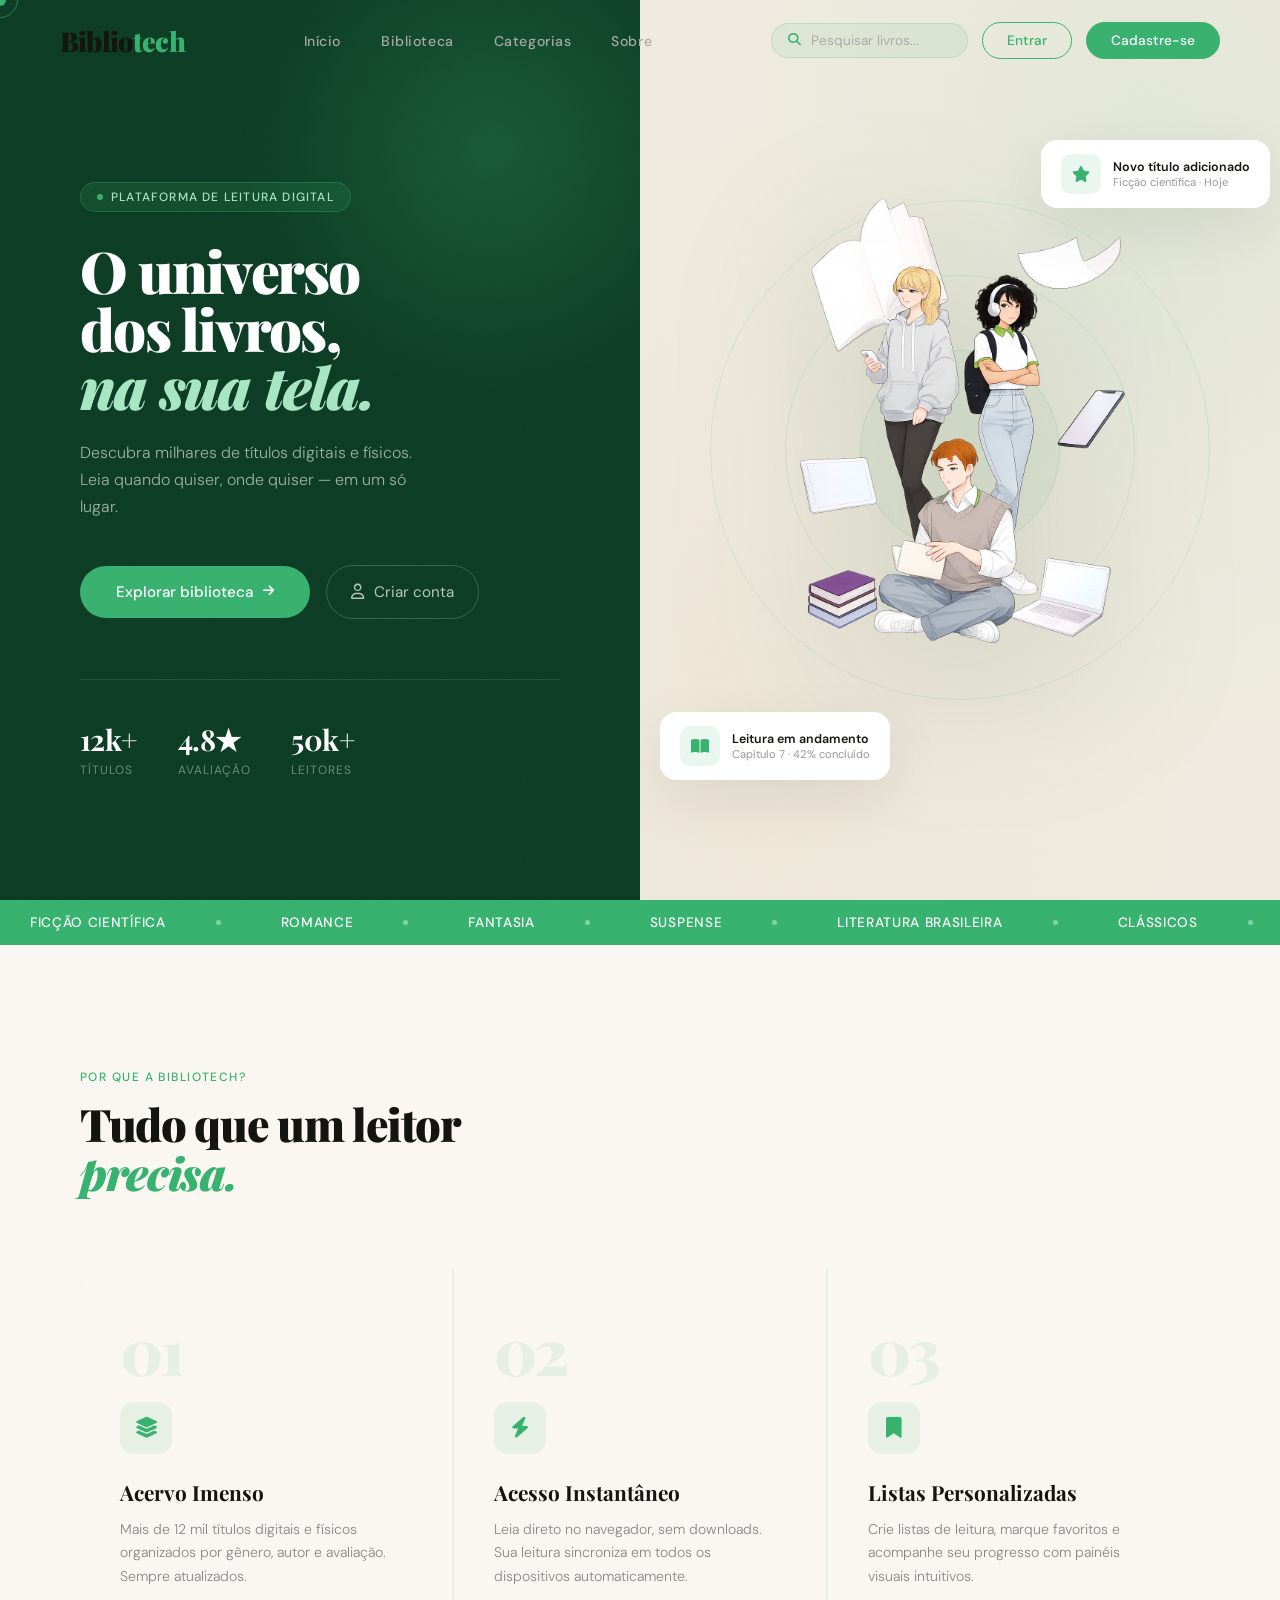
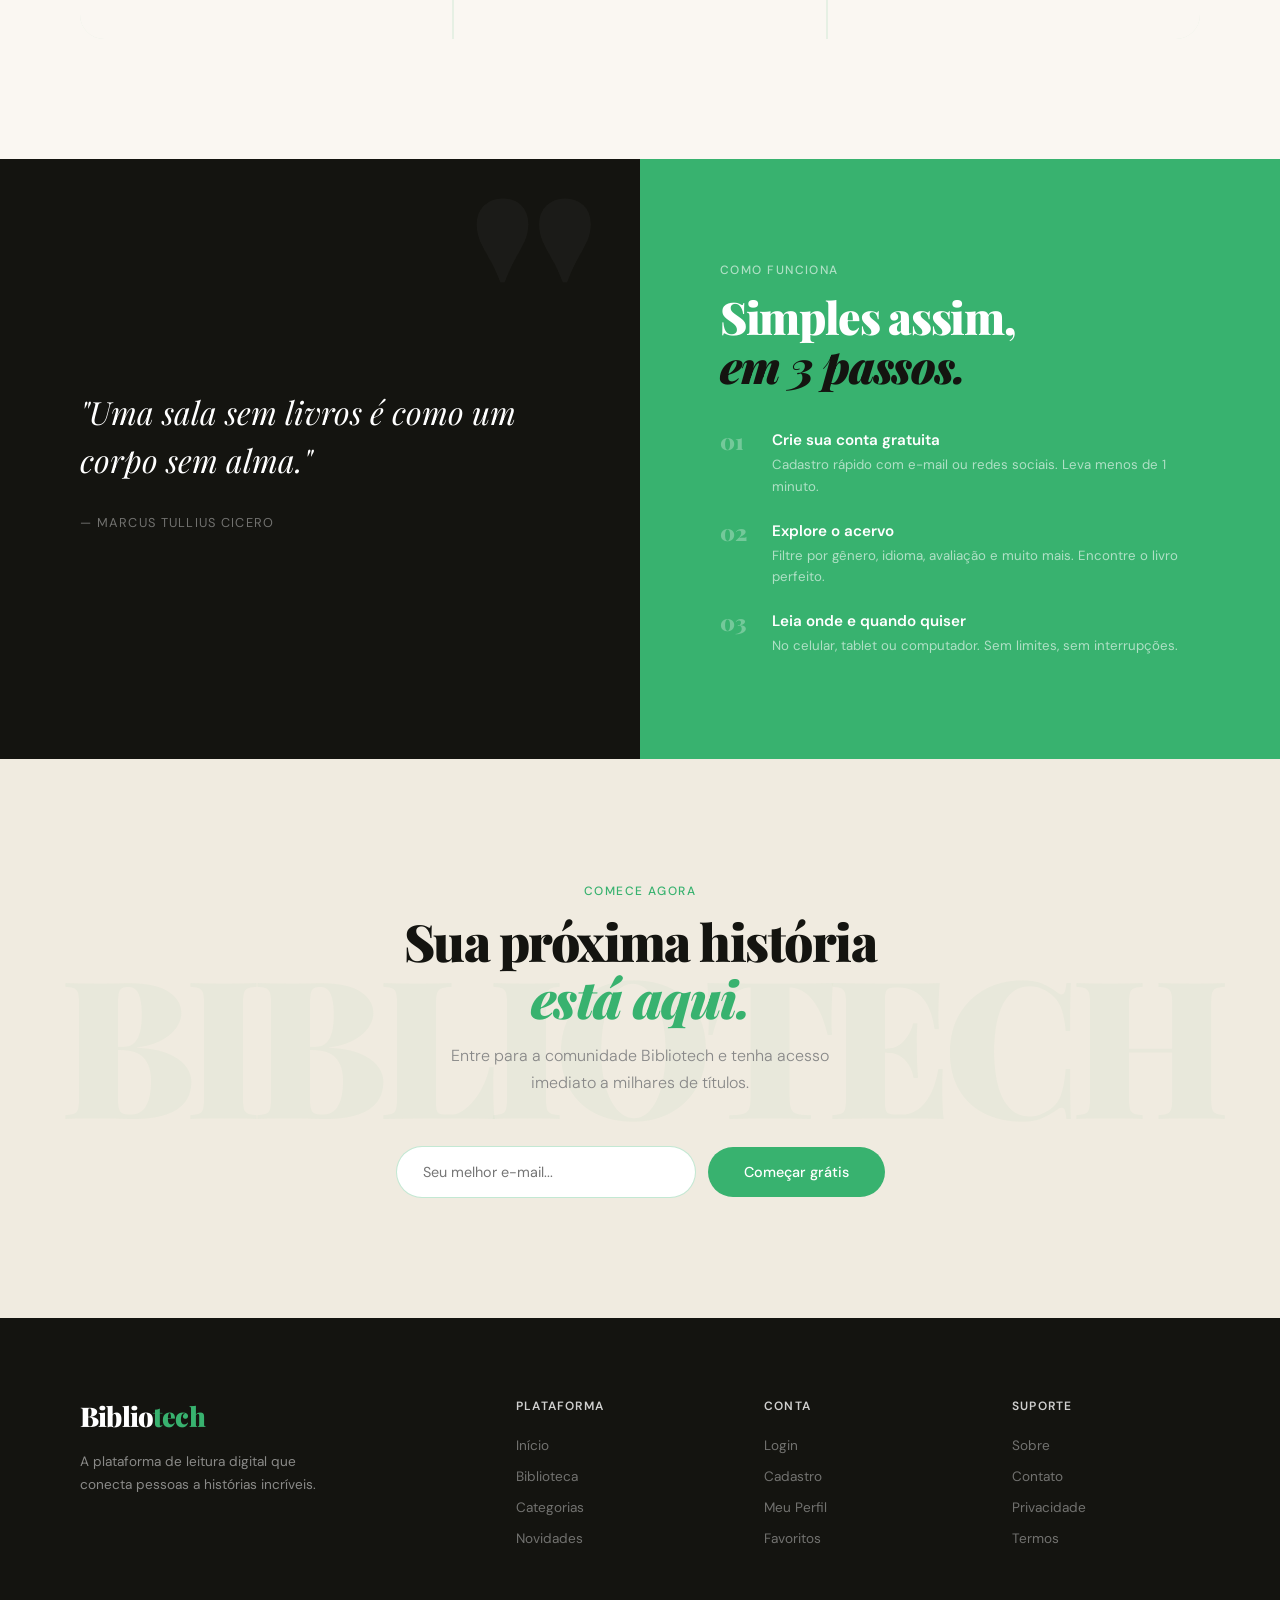
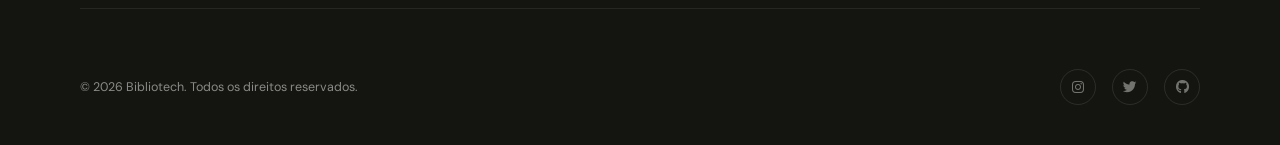
<file: index.html>
<!doctype html>
<html lang="pt-BR">
  <head>
    <meta charset="UTF-8" />
    <meta name="viewport" content="width=device-width, initial-scale=1.0" />
    <title>Bibliotech | Explore o Mundo dos Livros</title>
    <link rel="preconnect" href="https://fonts.googleapis.com" />
    <link rel="preconnect" href="https://fonts.gstatic.com" crossorigin />
    <link
      href="https://fonts.googleapis.com/css2?family=Playfair+Display:ital,wght@0,400;0,700;0,900;1,400;1,700&family=DM+Sans:wght@300;400;500&display=swap"
      rel="stylesheet"
    />
    <link
      rel="stylesheet"
      href="https://cdnjs.cloudflare.com/ajax/libs/font-awesome/6.5.1/css/all.min.css"
    />
    <link rel="stylesheet" href="inicio.css" />
  </head>

  <body>
    <div class="cursor" id="cursor"></div>
    <div class="cursor-ring" id="cursorRing"></div>

    <header id="header">
      <a href="#" class="logo">Biblio<span>tech</span></a>
      <nav>
        <a href="#">Início</a>
        <a href="#">Biblioteca</a>
        <a href="#">Categorias</a>
        <a href="#">Sobre</a>
      </nav>
      <div class="header-actions">
        <div class="search-wrap">
          <i class="fa-solid fa-magnifying-glass"></i>
          <input type="text" placeholder="Pesquisar livros..." />
        </div>
        <a href="../login/loghi.html" class="btn-login">Entrar</a>
        <a href="../cadastro/cadastro.html" class="btn-cta">Cadastre-se</a>
      </div>
    </header>

    <section class="hero">
      <div class="hero-left">
        <div class="hero-label">
          <span class="dot"></span>
          Plataforma de leitura digital
        </div>
        <h1 class="hero-title">
          O universo<br />dos livros,<br /><em>na sua tela.</em>
        </h1>
        <p class="hero-sub">
          Descubra milhares de títulos digitais e físicos. Leia quando quiser,
          onde quiser — em um só lugar.
        </p>
        <div class="hero-actions">
          <a href="../pesquisa/pesquisa.html" class="btn-hero-primary">
            Explorar biblioteca <i class="fa-solid fa-arrow-right"></i>
          </a>
          <a href="../login/loghi.html" class="btn-hero-secondary">
            <i class="fa-regular fa-user"></i> Criar conta
          </a>
        </div>
        <div class="hero-stats">
          <div class="stat-item">
            <span class="stat-num">12k+</span>
            <span class="stat-label">Títulos</span>
          </div>
          <div class="stat-item">
            <span class="stat-num">4.8★</span>
            <span class="stat-label">Avaliação</span>
          </div>
          <div class="stat-item">
            <span class="stat-num">50k+</span>
            <span class="stat-label">Leitores</span>
          </div>
        </div>
      </div>

      <div class="hero-right">
        <div class="deco-circle c1"></div>
        <div class="deco-circle c2"></div>
        <div class="deco-circle c3"></div>

        <div class="hero-image-wrap">
          <img src="imagem.png" alt="Bibliotech - Explore o mundo dos livros" />
        </div>

        <div class="badge-float b1">
          <div class="badge-icon"><i class="fa-solid fa-book-open"></i></div>
          <div class="badge-text">
            <p>Leitura em andamento</p>
            <p>Capítulo 7 · 42% concluído</p>
          </div>
        </div>

        <div class="badge-float b2">
          <div class="badge-icon"><i class="fa-solid fa-star"></i></div>
          <div class="badge-text">
            <p>Novo título adicionado</p>
            <p>Ficção científica · Hoje</p>
          </div>
        </div>
      </div>
    </section>

    <!-- MARQUEE -->
    <div class="marquee-strip">
      <div class="marquee-track">
        <!-- repeated for seamless loop -->
        <span class="marquee-item"
          >Ficção Científica <span class="sep"></span
        ></span>
        <span class="marquee-item">Romance <span class="sep"></span></span>
        <span class="marquee-item">Fantasia <span class="sep"></span></span>
        <span class="marquee-item">Suspense <span class="sep"></span></span>
        <span class="marquee-item"
          >Literatura Brasileira <span class="sep"></span
        ></span>
        <span class="marquee-item">Clássicos <span class="sep"></span></span>
        <span class="marquee-item">Autoajuda <span class="sep"></span></span>
        <span class="marquee-item">Tecnologia <span class="sep"></span></span>
        <span class="marquee-item"
          >Ficção Científica <span class="sep"></span
        ></span>
        <span class="marquee-item">Romance <span class="sep"></span></span>
        <span class="marquee-item">Fantasia <span class="sep"></span></span>
        <span class="marquee-item">Suspense <span class="sep"></span></span>
        <span class="marquee-item"
          >Literatura Brasileira <span class="sep"></span
        ></span>
        <span class="marquee-item">Clássicos <span class="sep"></span></span>
        <span class="marquee-item">Autoajuda <span class="sep"></span></span>
        <span class="marquee-item">Tecnologia <span class="sep"></span></span>
      </div>
    </div>

    <!-- FEATURES -->
    <section class="features">
      <div class="section-header">
        <div>
          <span class="section-tag reveal">Por que a Bibliotech?</span>
          <h2 class="section-title reveal">
            Tudo que um leitor<br /><em>precisa.</em>
          </h2>
        </div>
      </div>
      <div class="features-grid">
        <div class="feat-card reveal">
          <div class="feat-num">01</div>
          <div class="feat-icon"><i class="fa-solid fa-layer-group"></i></div>
          <h3 class="feat-title">Acervo Imenso</h3>
          <p class="feat-desc">
            Mais de 12 mil títulos digitais e físicos organizados por gênero,
            autor e avaliação. Sempre atualizados.
          </p>
        </div>
        <div class="feat-card reveal reveal-delay-1">
          <div class="feat-num">02</div>
          <div class="feat-icon"><i class="fa-solid fa-bolt"></i></div>
          <h3 class="feat-title">Acesso Instantâneo</h3>
          <p class="feat-desc">
            Leia direto no navegador, sem downloads. Sua leitura sincroniza em
            todos os dispositivos automaticamente.
          </p>
        </div>
        <div class="feat-card reveal reveal-delay-2">
          <div class="feat-num">03</div>
          <div class="feat-icon"><i class="fa-solid fa-bookmark"></i></div>
          <h3 class="feat-title">Listas Personalizadas</h3>
          <p class="feat-desc">
            Crie listas de leitura, marque favoritos e acompanhe seu progresso
            com painéis visuais intuitivos.
          </p>
        </div>
      </div>
    </section>

    <!-- SPLIT -->
    <div class="split-section">
      <div class="split-left">
        <p class="quote-text">
          "Uma sala sem livros é como um corpo sem alma."
        </p>
        <span class="quote-author">— Marcus Tullius Cicero</span>
      </div>
      <div class="split-right">
        <span class="section-tag">Como funciona</span>
        <h2 class="section-title">Simples assim,<br /><em>em 3 passos.</em></h2>
        <div class="steps">
          <div class="step reveal">
            <span class="step-num">01</span>
            <div class="step-content">
              <p class="step-title">Crie sua conta gratuita</p>
              <p class="step-desc">
                Cadastro rápido com e-mail ou redes sociais. Leva menos de 1
                minuto.
              </p>
            </div>
          </div>
          <div class="step reveal reveal-delay-1">
            <span class="step-num">02</span>
            <div class="step-content">
              <p class="step-title">Explore o acervo</p>
              <p class="step-desc">
                Filtre por gênero, idioma, avaliação e muito mais. Encontre o
                livro perfeito.
              </p>
            </div>
          </div>
          <div class="step reveal reveal-delay-2">
            <span class="step-num">03</span>
            <div class="step-content">
              <p class="step-title">Leia onde e quando quiser</p>
              <p class="step-desc">
                No celular, tablet ou computador. Sem limites, sem interrupções.
              </p>
            </div>
          </div>
        </div>
      </div>
    </div>

    <!-- CTA -->
    <section class="cta-section">
      <span class="section-tag reveal">Comece agora</span>
      <h2 class="section-title reveal">
        Sua próxima história<br /><em>está aqui.</em>
      </h2>
      <p class="cta-sub reveal">
        Entre para a comunidade Bibliotech e tenha acesso imediato a milhares de
        títulos.
      </p>
      <div class="cta-form reveal">
        <input
          type="email"
          class="cta-input"
          placeholder="Seu melhor e-mail..."
        />
        <button class="cta-btn">Começar grátis</button>
      </div>
    </section>

    <!-- FOOTER -->
    <footer>
      <div class="footer-top">
        <div class="footer-brand">
          <a href="#" class="logo">Biblio<span>tech</span></a>
          <p>
            A plataforma de leitura digital que conecta pessoas a histórias
            incríveis.
          </p>
        </div>
        <div class="footer-col">
          <h4>Plataforma</h4>
          <ul>
            <li><a href="#">Início</a></li>
            <li><a href="#">Biblioteca</a></li>
            <li><a href="#">Categorias</a></li>
            <li><a href="#">Novidades</a></li>
          </ul>
        </div>
        <div class="footer-col">
          <h4>Conta</h4>
          <ul>
            <li><a href="#">Login</a></li>
            <li><a href="#">Cadastro</a></li>
            <li><a href="#">Meu Perfil</a></li>
            <li><a href="#">Favoritos</a></li>
          </ul>
        </div>
        <div class="footer-col">
          <h4>Suporte</h4>
          <ul>
            <li><a href="#">Sobre</a></li>
            <li><a href="#">Contato</a></li>
            <li><a href="#">Privacidade</a></li>
            <li><a href="#">Termos</a></li>
          </ul>
        </div>
      </div>
      <div class="footer-bottom">
        <span>© 2026 Bibliotech. Todos os direitos reservados.</span>
        <div class="social-links">
          <a href="#"><i class="fa-brands fa-instagram"></i></a>
          <a href="#"><i class="fa-brands fa-twitter"></i></a>
          <a href="#"><i class="fa-brands fa-github"></i></a>
        </div>
      </div>
    </footer>

    <script src="inicio.js"></script>
  </body>
</html>
</file>
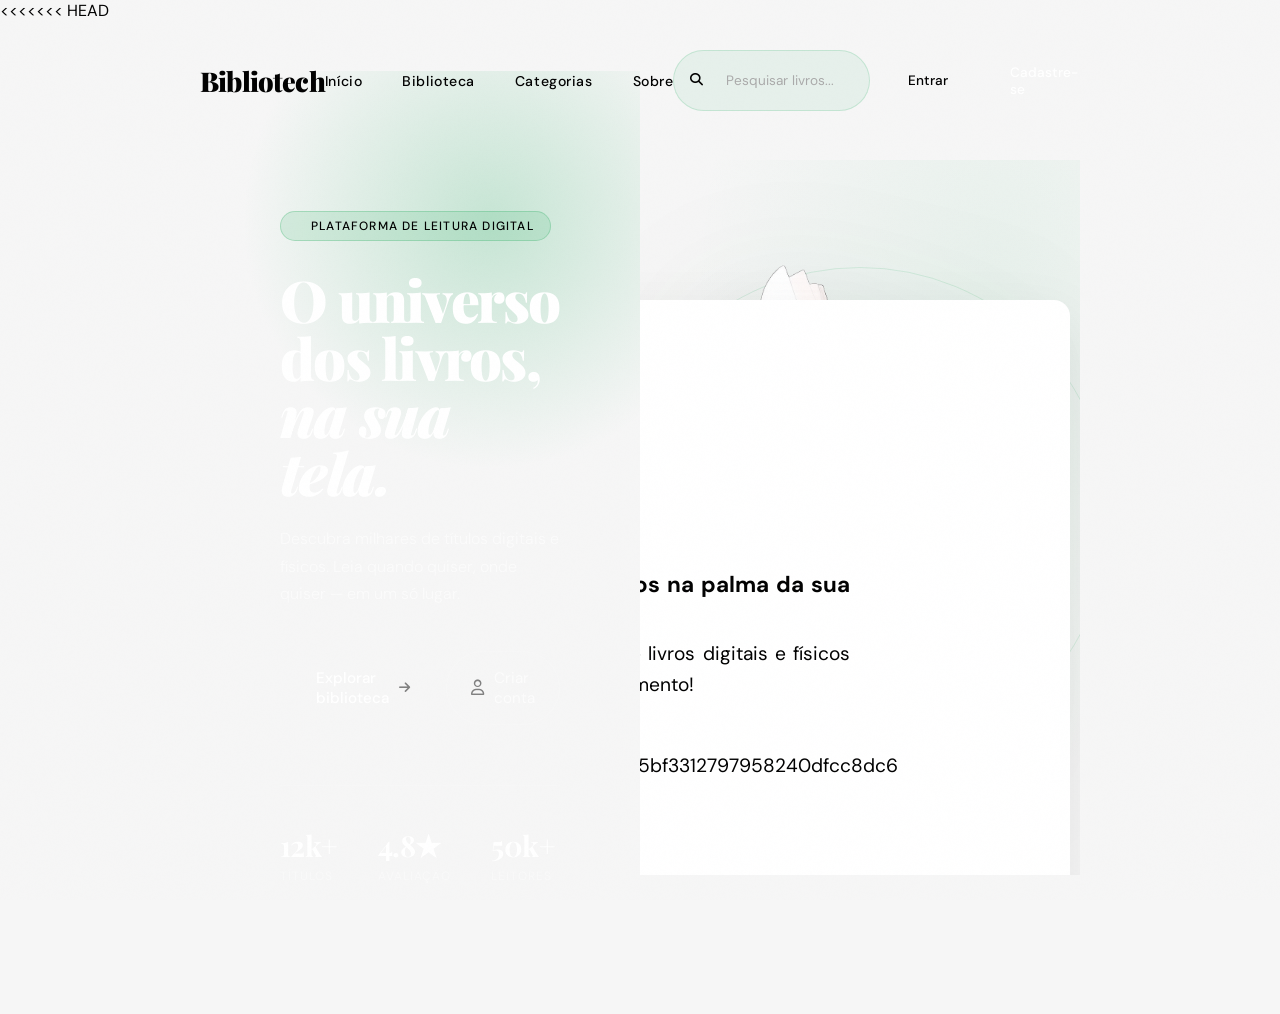
<file: inicio/index.html>
<!doctype html>
<<<<<<< HEAD
<html lang="pt-BR">
  <head>
    <meta charset="UTF-8" />
    <meta name="viewport" content="width=device-width, initial-scale=1.0" />
    <title>Bibliotech | Explore o Mundo dos Livros</title>
    <link rel="preconnect" href="https://fonts.googleapis.com" />
    <link rel="preconnect" href="https://fonts.gstatic.com" crossorigin />
    <link href="https://fonts.googleapis.com/css2?family=Playfair+Display:ital,wght@0,400;0,700;0,900;1,400;1,700&family=DM+Sans:wght@300;400;500&display=swap" rel="stylesheet" />
    <link rel="stylesheet" href="https://cdnjs.cloudflare.com/ajax/libs/font-awesome/6.5.1/css/all.min.css" />
   <link rel="stylesheet" href="inicio.css">
  </head>

  <body>
    <div class="cursor" id="cursor"></div>
    <div class="cursor-ring" id="cursorRing"></div>

    <header id="header">
      <a href="#" class="logo">Biblio<span>tech</span></a>
      <nav>
        <a href="#">Início</a>
        <a href="#">Biblioteca</a>
        <a href="#">Categorias</a>
        <a href="#">Sobre</a>
      </nav>
      <div class="header-actions">
        <div class="search-wrap">
          <i class="fa-solid fa-magnifying-glass"></i>
          <input type="text" placeholder="Pesquisar livros..." />
        </div>
        <a href="../login/loghi.html" class="btn-login">Entrar</a>
        <a href="../cadastro/cadastro.html" class="btn-cta">Cadastre-se</a>
      </div>
    </header>

    <!-- HERO -->
    <section class="hero">
      <div class="hero-left">
        <div class="hero-label">
          <span class="dot"></span>
          Plataforma de leitura digital
        </div>
        <h1 class="hero-title">
          O universo<br>dos livros,<br><em>na sua tela.</em>
        </h1>
        <p class="hero-sub">
          Descubra milhares de títulos digitais e físicos. Leia quando quiser, onde quiser — em um só lugar.
        </p>
        <div class="hero-actions">
          <a href="../pesquisa/pesquisa.html" class="btn-hero-primary">
            Explorar biblioteca <i class="fa-solid fa-arrow-right"></i>
          </a>
          <a href="../login/loghi.html" class="btn-hero-secondary">
            <i class="fa-regular fa-user"></i> Criar conta
          </a>
        </div>
        <div class="hero-stats">
          <div class="stat-item">
            <span class="stat-num">12k+</span>
            <span class="stat-label">Títulos</span>
          </div>
          <div class="stat-item">
            <span class="stat-num">4.8★</span>
            <span class="stat-label">Avaliação</span>
          </div>
          <div class="stat-item">
            <span class="stat-num">50k+</span>
            <span class="stat-label">Leitores</span>
          </div>
        </div>
      </div>

      <div class="hero-right">
        <div class="deco-circle c1"></div>
        <div class="deco-circle c2"></div>
        <div class="deco-circle c3"></div>

        <div class="hero-image-wrap">
          <img src="imagem.png" alt="Bibliotech - Explore o mundo dos livros" />
        </div>

        <div class="badge-float b1">
          <div class="badge-icon"><i class="fa-solid fa-book-open"></i></div>
          <div class="badge-text">
            <p>Leitura em andamento</p>
            <p>Capítulo 7 · 42% concluído</p>
          </div>
        </div>

        <div class="badge-float b2">
          <div class="badge-icon"><i class="fa-solid fa-star"></i></div>
          <div class="badge-text">
            <p>Novo título adicionado</p>
            <p>Ficção científica · Hoje</p>
=======
<html lang="en">
  <head>
    <meta charset="UTF-8" />
    <meta name="viewport" content="width=device-width, initial-scale=1.0" />
    <title>Bibliotech | Início</title>
    <link rel="stylesheet" href="inicio.css" />
    <link rel="preconnect" href="https://fonts.googleapis.com" />
    <link rel="preconnect" href="https://fonts.gstatic.com" crossorigin />
    <link
      href="https://fonts.googleapis.com/css2?family=Outfit:wght@100..900&display=swap"
      rel="stylesheet"
    />
    <link
      rel="stylesheet"
      href="https://cdnjs.cloudflare.com/ajax/libs/font-awesome/6.5.1/css/all.min.css"
    />
    <link
      rel="shortcut icon"
      href="Bibliotech---Wanda-Monica-main/ChatGPT Image 4 de mar. de 2026, 13_26_16.png"
      type="image/x-icon"
    />
  </head>

  <body>
    <header>
      <div class="inicio">
        <div class="respons">
          <h2>Bibliotech</h2>
          <a href="../login/loghi.html"><button class="logres">Cadastre-se</button></a>
        </div>
        <nav class="naveg">
          <ul>
            <li><a href="#">inicio</a></li>
          </ul>
          <div class="input-box">
          <input type="text" placeholder="Pesquisar" /><a href="pesquisa.html">
           </div> <i class="fa-solid fa-magnifying-glass"></i
          ></a>
        </nav>

        <div class="log">
          <a href="../login/loghi.html"><button class="login">login</button></a>
        </div>
<div id="area-usuario" style="display:none;">
  <span id="nomeUsuario"></span>
</div>
      </div>
    </header>

    <section class="num">
      <div class="imag">
        <img src="imagem.png" alt="inicio" />
      </div>
      <div class="textos">
        <h1>Explore o Mundo dos Livros na palma da sua mão</h1>
        <p>
          Descubra uma vasta coleção de livros digitais e físicos em um só lugar
          e a qualquer momento!
        </p>
        <div class="leitura">
          <div class="log">
            <a href="../pesquisa/pesquisa.html"><button class="sing">Ver Biblioteca</button></a>
>>>>>>> e00cb629fac5c3c35bf3312797958240dfcc8dc6
          </div>
        </div>
      </div>
    </section>

<<<<<<< HEAD
    <!-- MARQUEE -->
    <div class="marquee-strip">
      <div class="marquee-track">
        <!-- repeated for seamless loop -->
        <span class="marquee-item">Ficção Científica <span class="sep"></span></span>
        <span class="marquee-item">Romance <span class="sep"></span></span>
        <span class="marquee-item">Fantasia <span class="sep"></span></span>
        <span class="marquee-item">Suspense <span class="sep"></span></span>
        <span class="marquee-item">Literatura Brasileira <span class="sep"></span></span>
        <span class="marquee-item">Clássicos <span class="sep"></span></span>
        <span class="marquee-item">Autoajuda <span class="sep"></span></span>
        <span class="marquee-item">Tecnologia <span class="sep"></span></span>
        <span class="marquee-item">Ficção Científica <span class="sep"></span></span>
        <span class="marquee-item">Romance <span class="sep"></span></span>
        <span class="marquee-item">Fantasia <span class="sep"></span></span>
        <span class="marquee-item">Suspense <span class="sep"></span></span>
        <span class="marquee-item">Literatura Brasileira <span class="sep"></span></span>
        <span class="marquee-item">Clássicos <span class="sep"></span></span>
        <span class="marquee-item">Autoajuda <span class="sep"></span></span>
        <span class="marquee-item">Tecnologia <span class="sep"></span></span>
      </div>
    </div>

    <!-- FEATURES -->
    <section class="features">
      <div class="section-header">
        <div>
          <span class="section-tag reveal">Por que a Bibliotech?</span>
          <h2 class="section-title reveal">Tudo que um leitor<br><em>precisa.</em></h2>
        </div>
      </div>
      <div class="features-grid">
        <div class="feat-card reveal">
          <div class="feat-num">01</div>
          <div class="feat-icon"><i class="fa-solid fa-layer-group"></i></div>
          <h3 class="feat-title">Acervo Imenso</h3>
          <p class="feat-desc">Mais de 12 mil títulos digitais e físicos organizados por gênero, autor e avaliação. Sempre atualizados.</p>
        </div>
        <div class="feat-card reveal reveal-delay-1">
          <div class="feat-num">02</div>
          <div class="feat-icon"><i class="fa-solid fa-bolt"></i></div>
          <h3 class="feat-title">Acesso Instantâneo</h3>
          <p class="feat-desc">Leia direto no navegador, sem downloads. Sua leitura sincroniza em todos os dispositivos automaticamente.</p>
        </div>
        <div class="feat-card reveal reveal-delay-2">
          <div class="feat-num">03</div>
          <div class="feat-icon"><i class="fa-solid fa-bookmark"></i></div>
          <h3 class="feat-title">Listas Personalizadas</h3>
          <p class="feat-desc">Crie listas de leitura, marque favoritos e acompanhe seu progresso com painéis visuais intuitivos.</p>
        </div>
      </div>
    </section>

    <!-- SPLIT -->
    <div class="split-section">
      <div class="split-left">
        <p class="quote-text">
          "Uma sala sem livros é como um corpo sem alma."
        </p>
        <span class="quote-author">— Marcus Tullius Cicero</span>
      </div>
      <div class="split-right">
        <span class="section-tag">Como funciona</span>
        <h2 class="section-title">Simples assim,<br><em>em 3 passos.</em></h2>
        <div class="steps">
          <div class="step reveal">
            <span class="step-num">01</span>
            <div class="step-content">
              <p class="step-title">Crie sua conta gratuita</p>
              <p class="step-desc">Cadastro rápido com e-mail ou redes sociais. Leva menos de 1 minuto.</p>
            </div>
          </div>
          <div class="step reveal reveal-delay-1">
            <span class="step-num">02</span>
            <div class="step-content">
              <p class="step-title">Explore o acervo</p>
              <p class="step-desc">Filtre por gênero, idioma, avaliação e muito mais. Encontre o livro perfeito.</p>
            </div>
          </div>
          <div class="step reveal reveal-delay-2">
            <span class="step-num">03</span>
            <div class="step-content">
              <p class="step-title">Leia onde e quando quiser</p>
              <p class="step-desc">No celular, tablet ou computador. Sem limites, sem interrupções.</p>
            </div>
          </div>
        </div>
      </div>
    </div>

    <!-- CTA -->
    <section class="cta-section">
      <span class="section-tag reveal">Comece agora</span>
      <h2 class="section-title reveal">Sua próxima história<br><em>está aqui.</em></h2>
      <p class="cta-sub reveal">Entre para a comunidade Bibliotech e tenha acesso imediato a milhares de títulos.</p>
      <div class="cta-form reveal">
        <input type="email" class="cta-input" placeholder="Seu melhor e-mail..." />
        <button class="cta-btn">Começar grátis</button>
      </div>
    </section>

    <!-- FOOTER -->
    <footer>
      <div class="footer-top">
        <div class="footer-brand">
          <a href="#" class="logo">Biblio<span>tech</span></a>
          <p>A plataforma de leitura digital que conecta pessoas a histórias incríveis.</p>
        </div>
        <div class="footer-col">
          <h4>Plataforma</h4>
          <ul>
            <li><a href="#">Início</a></li>
            <li><a href="#">Biblioteca</a></li>
            <li><a href="#">Categorias</a></li>
            <li><a href="#">Novidades</a></li>
          </ul>
        </div>
        <div class="footer-col">
          <h4>Conta</h4>
          <ul>
            <li><a href="#">Login</a></li>
            <li><a href="#">Cadastro</a></li>
            <li><a href="#">Meu Perfil</a></li>
            <li><a href="#">Favoritos</a></li>
          </ul>
        </div>
        <div class="footer-col">
          <h4>Suporte</h4>
          <ul>
            <li><a href="#">Sobre</a></li>
            <li><a href="#">Contato</a></li>
            <li><a href="#">Privacidade</a></li>
            <li><a href="#">Termos</a></li>
          </ul>
        </div>
      </div>
      <div class="footer-bottom">
        <span>© 2026 Bibliotech. Todos os direitos reservados.</span>
        <div class="social-links">
          <a href="#"><i class="fa-brands fa-instagram"></i></a>
          <a href="#"><i class="fa-brands fa-twitter"></i></a>
          <a href="#"><i class="fa-brands fa-github"></i></a>
        </div>
      </div>
    </footer>

<script src="inicio.js"></script>
=======








    <script src="inicio.js" type="module">

    </script>
>>>>>>> e00cb629fac5c3c35bf3312797958240dfcc8dc6
  </body>
</html>
</file>
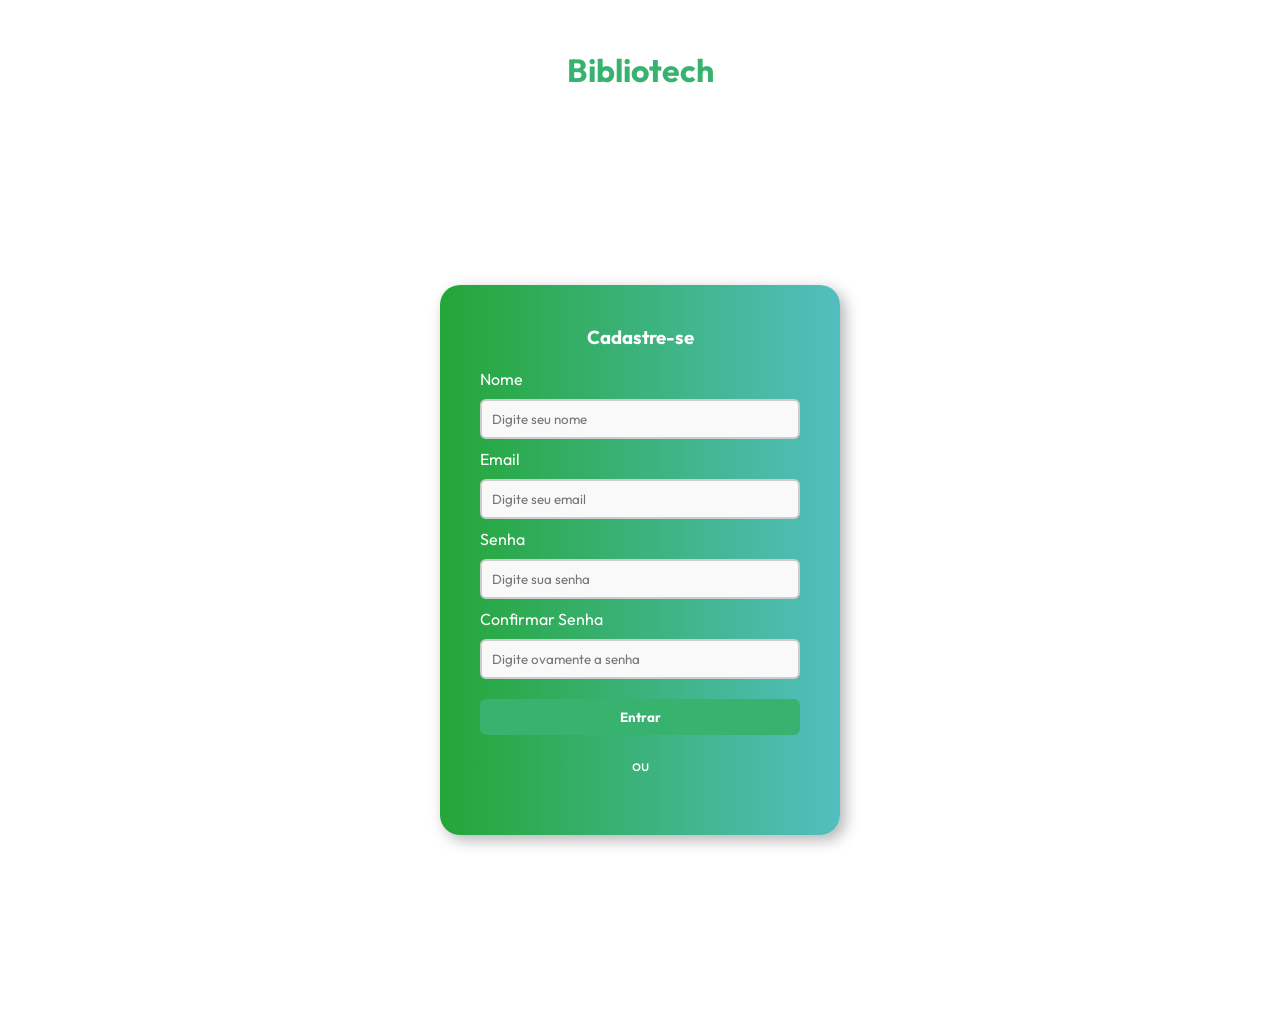
<file: cadastro.html>
<!doctype html>
<html lang="pt-br">
  <head>
    <meta charset="UTF-8" />
    <meta name="viewport" content="width=device-width, initial-scale=1.0" />
    <title>Bibliotech | Cadastre-se</title>

    <link rel="stylesheet" href="cadastro.css" />

    <!-- Google Identity Services -->
    <script src="https://accounts.google.com/gsi/client" async defer></script>

    <link rel="preconnect" href="https://fonts.googleapis.com" />
    <link rel="preconnect" href="https://fonts.gstatic.com" crossorigin />
    <link
      href="https://fonts.googleapis.com/css2?family=Outfit:wght@100..900&display=swap"
      rel="stylesheet"
    />
     <link
      rel="shortcut icon"
      href="Bibliotech---Wanda-Monica-main/ChatGPT Image 4 de mar. de 2026, 13_26_16.png"
      type="image/x-icon"
    />
  </head>

  <body>

    <header><h1>Bibliotech</h1></header>

    <div class="box">
      <div class="card">
        <h3>Cadastre-se</h3>

        <form action="index.html">
          <label>Nome</label>
          <input type="text" placeholder="Digite seu nome" required />

          <label>Email</label>
          <input type="email" placeholder="Digite seu email" required />

          <label>Senha</label>
          <input type="password" placeholder="Digite sua senha" required />
          <label>Confirmar Senha</label>
          <input type="password" placeholder="Digite ovamente a senha" required />
          <button type="submit">Entrar</button>
        </form>

        <div class="divider">ou</div>

        <!-- Google Login -->
        <div
          id="g_id_onload"
          data-client_id="524209666837-pb5ka28lajcka858trlc3gltggj0suot.apps.googleusercontent.com"
          data-callback="handleCredentialResponse"
        ></div>

        <div
          class="g_id_signin"
          data-type="standard"
          data-size="large"
          data-theme="outline"
          data-text="signin_with"
          data-shape="rectangular"
          data-logo_alignment="left"
        ></div>

        <div id="user-info"></div>

    </div>

    <script src="login.js"></script>
  </body>
</html>
</file>
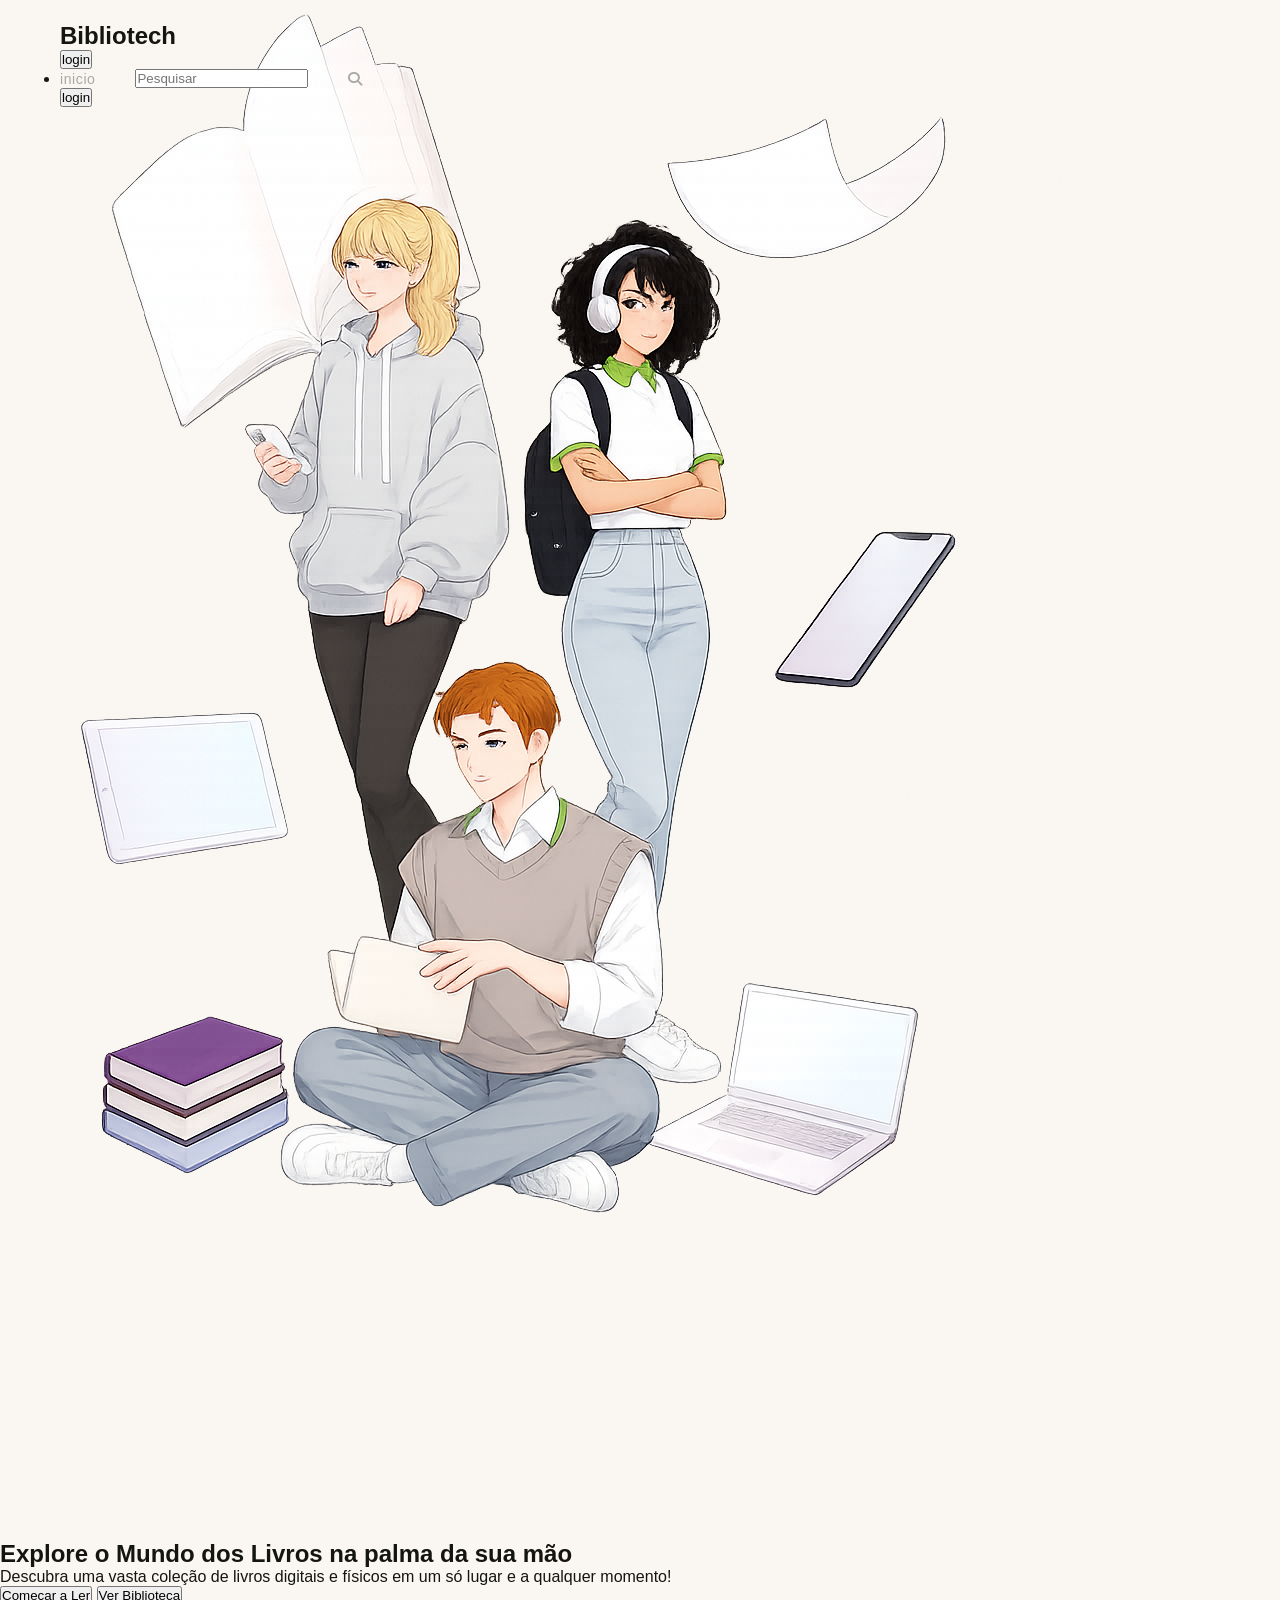
<file: inicio.html>
<!doctype html>
<html lang="en">
  <head>
    <meta charset="UTF-8" />
    <meta name="viewport" content="width=device-width, initial-scale=1.0" />
    <title>Bibliotech | Início</title>
    <link rel="stylesheet" href="inicio.css" />
    <link rel="preconnect" href="https://fonts.googleapis.com" />
    <link rel="preconnect" href="https://fonts.gstatic.com" crossorigin />
    <link
      href="https://fonts.googleapis.com/css2?family=Outfit:wght@100..900&display=swap"
      rel="stylesheet"
    />
    <link
      rel="stylesheet"
      href="https://cdnjs.cloudflare.com/ajax/libs/font-awesome/6.5.1/css/all.min.css"
    />
    <link
      rel="shortcut icon"
      href="Bibliotech---Wanda-Monica-main/ChatGPT Image 4 de mar. de 2026, 13_26_16.png"
      type="image/x-icon"
    />
  </head>

  <body>
    <header>
      <div class="inicio">
        <div class="respons">
          <h2>Bibliotech</h2>
          <a href="loghi.html"><button class="logres">login</button></a>
        </div>
        <nav class="naveg">
          <ul>
            <li><a href="loghi.html">inicio</a></li>
          </ul>
          <div class="input-box">
          <input type="text" placeholder="Pesquisar" /><a href="pesquisa.html">
           </div> <i class="fa-solid fa-magnifying-glass"></i
          ></a>
        </nav>

        <div class="log">
          <a href="loghi.html"><button class="login">login</button></a>
        </div>
<div id="area-usuario" style="display:none;">
  <span id="nomeUsuario"></span>
</div>
      </div>
    </header>

    <section class="num">
      <div class="imag">
        <img src="ChatGPT Image 27 de fev. de 2026, 10_38_34.png" alt="foto1" />
      </div>
      <div class="textos">
        <h1>Explore o Mundo dos Livros na palma da sua mão</h1>
        <p>
          Descubra uma vasta coleção de livros digitais e físicos em um só lugar
          e a qualquer momento!
        </p>
        <div class="leitura">
          <div class="log">
            <button class="lere">Começar a Ler</button>
            <button class="sing">Ver Biblioteca</button>
          </div>
        </div>
      </div>
    </section>









    <script src="inicio.js"></script>
  </body>
</html>
</file>
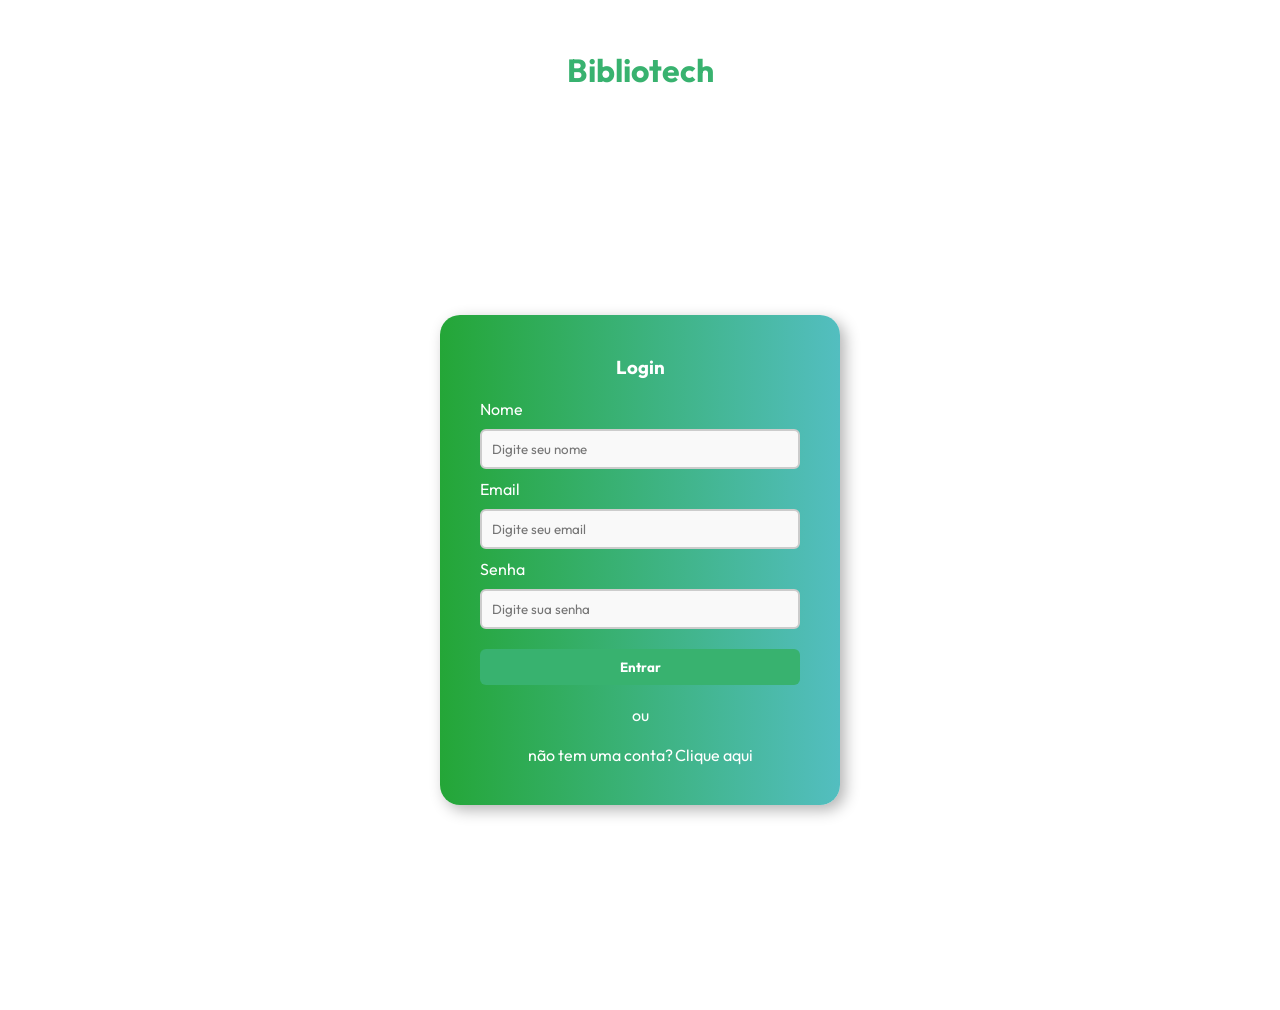
<file: loghi.html>
<!doctype html>
<html lang="pt-br">
  <head>
    <meta charset="UTF-8" />
    <meta name="viewport" content="width=device-width, initial-scale=1.0" />
    <title>Bibliotech | Login</title>

    <link rel="stylesheet" href="login.css" />

    <!-- Google Identity Services -->
    <script src="https://accounts.google.com/gsi/client" async defer></script>

    <link rel="preconnect" href="https://fonts.googleapis.com" />
    <link rel="preconnect" href="https://fonts.gstatic.com" crossorigin />
    <link
      href="https://fonts.googleapis.com/css2?family=Outfit:wght@100..900&display=swap"
      rel="stylesheet"
    />
    <link
      rel="shortcut icon"
      href="Bibliotech---Wanda-Monica-main/ChatGPT Image 4 de mar. de 2026, 13_26_16.png"
      type="image/x-icon"
    />
  </head>

  <body>
    <header><h1>Bibliotech</h1></header>

    <div class="box">
      <div class="card">
        <h3>Login</h3>

        <form action="inicio.html">
          <label>Nome</label>
          <input type="text" placeholder="Digite seu nome" required />

          <label>Email</label>
          <input type="email" placeholder="Digite seu email" required />

          <label>Senha</label>
          <input type="password" placeholder="Digite sua senha" required />
          <button type="submit">Entrar</button>
        </form>

        <div class="divider">ou</div>

        <div
          id="g_id_onload"
          data-client_id="524209666837-pb5ka28lajcka858trlc3gltggj0suot.apps.googleusercontent.com"
          data-callback="handleCredentialResponse"
        ></div>

        <div
          class="g_id_signin"
          data-type="standard"
          data-size="large"
          data-theme="outline"
          data-text="signin_with"
          data-shape="rectangular"
          data-logo_alignment="left"
        ></div>

        <div id="user-info"></div>

        <div class="cada">
          <p>não tem uma conta?</p>
          <a href="cadastro.html"> Clique aqui</a>
        </div>
      </div>
    </div>

    <script src="login.js"></script>
  </body>
</html>
</file>
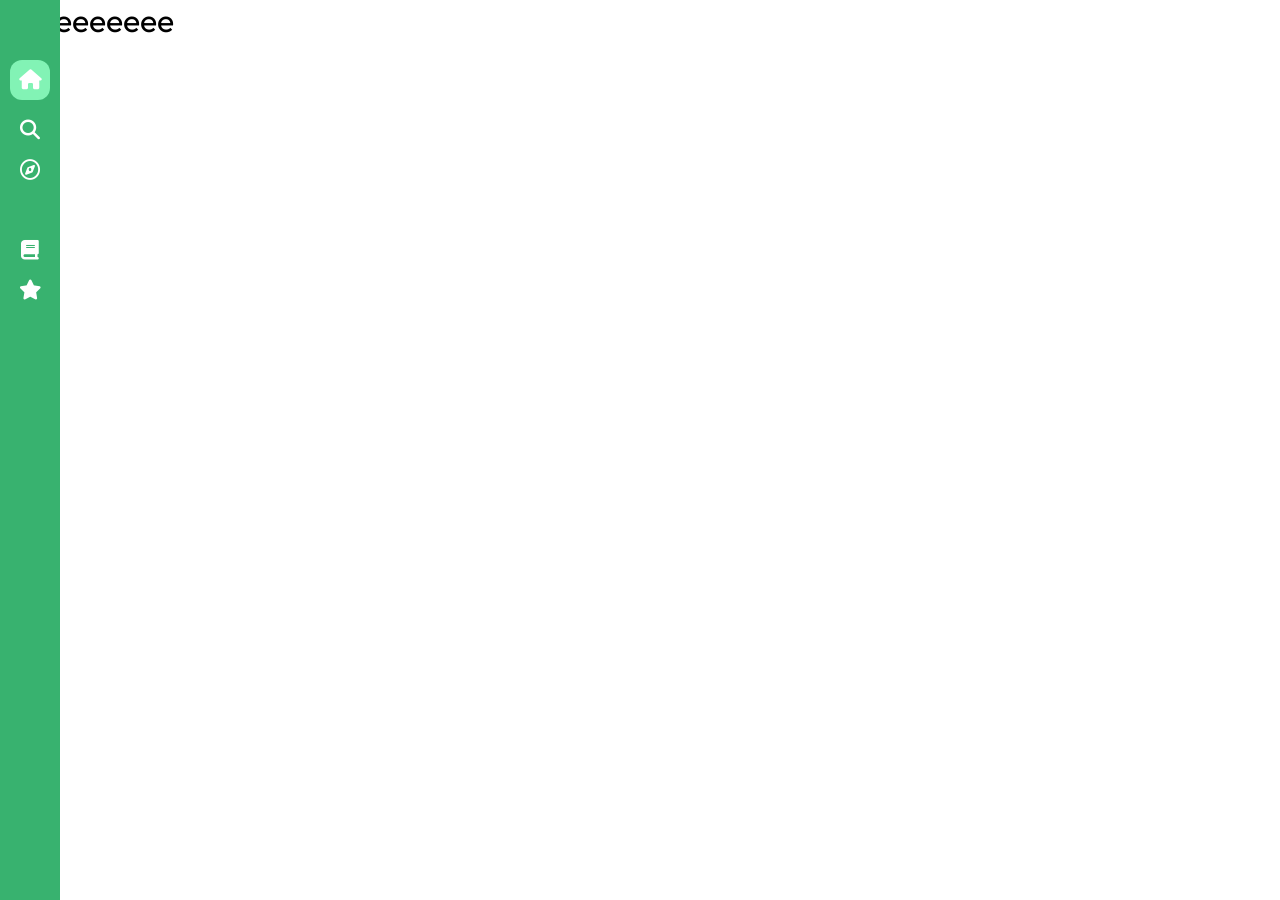
<file: telainicio/telainicio.html>
<!doctype html>
<html lang="en">
  <head>
    <meta charset="UTF-8" />
    <meta name="viewport" content="width=device-width, initial-scale=1.0" />
    <title>Document</title>
    <link rel="stylesheet" href="telainicio.css" />
    <link rel="preconnect" href="https://fonts.googleapis.com" />
    <link rel="preconnect" href="https://fonts.gstatic.com" crossorigin />
    <link
      href="https://fonts.googleapis.com/css2?family=Outfit:wght@100..900&display=swap"
      rel="stylesheet"
    />
    <link
      rel="stylesheet"
      href="https://cdnjs.cloudflare.com/ajax/libs/font-awesome/6.5.1/css/all.min.css"
    />
    <link
      rel="shortcut icon"
      href="Bibliotech---Wanda-Monica-main/ChatGPT Image 4 de mar. de 2026, 13_26_16.png"
      type="image/x-icon"
    />
  </head>
  <body>
    <header>
      <div class="conteiner">
        <nav class="sidebar">
          <h1 class="titulo">bibliotech</h1>
          <ul>
            <li class="selecionado">
              <a href="#">
                <i class="fa-solid fa-house"></i>
                <span class="text">Início</span>
              </a>
            </li>

            <li>
              <a href="../pesquisa/pesquisa.html">
                <i class="fa-solid fa-magnifying-glass"></i>
                <span class="text">Pesquisa</span>
              </a>
            </li>

            <li>
              <a href="#">
                <i
                  class="fa-regular fa-compass"
                  style="color: rgb(255, 255, 255)"
                ></i>
                <span class="text">Explore</span>
              </a>
            </li>
            <p class="estantes">Minhas Estantes</p>
            <li>
              <a href="#">
                <a href="#">
                  <i class="fa-solid fa-book"></i>
                  <span class="text">Meus livros</span>
                </a>
              </a>
            </li>
            <li>
              <a href="#">
                <a href="#">
                  <i class="fa-solid fa-star"></i>
                  <span class="text">Favoritos</span>
                </a>
              </a>
            </li>
          </ul>
        </nav>
      </div>
    </header>
    <main>
      <h1>testeeeeeee</h1>
    </main>
  </body>
</html>
</file>
<file: inicio.css>
:root {
        --green: #38b26f;
        --green-dark: #1e7a4a;
        --green-deep: #0d3d25;
        --green-light: #a8e6c3;
        --cream: #faf7f2;
        --cream-dark: #f0ebe0;
        --ink: #141410;
        --ink-soft: #a8a8a4;
        --gold: #c9a84c;
      }

      * { margin: 0; padding: 0; box-sizing: border-box; }

      html { scroll-behavior: smooth; }

      body {
        background-color: var(--cream);
        font-family: 'DM Sans', sans-serif;
        color: var(--ink);
        overflow-x: hidden;
        cursor: none;
      }

      /* CUSTOM CURSOR */
      .cursor {
        width: 12px; height: 12px;
        background: var(--green);
        border-radius: 50%;
        position: fixed; top: 0; left: 0;
        pointer-events: none; z-index: 9999;
        transition: transform 0.15s ease, width 0.3s, height 0.3s, background 0.3s;
        transform: translate(-50%, -50%);
      }
      .cursor-ring {
        width: 36px; height: 36px;
        border: 1.5px solid var(--green);
        border-radius: 50%;
        position: fixed; top: 0; left: 0;
        pointer-events: none; z-index: 9998;
        transition: transform 0.35s cubic-bezier(.25,.8,.25,1), opacity 0.3s;
        transform: translate(-50%, -50%);
        opacity: 0.6;
      }
      body:hover .cursor { opacity: 1; }

      /* GRAIN OVERLAY */
      body::before {
        content: '';
        position: fixed; inset: 0;
        background-image: url("data:image/svg+xml,%3Csvg viewBox='0 0 512 512' xmlns='http://www.w3.org/2000/svg'%3E%3Cfilter id='noise'%3E%3CfeTurbulence type='fractalNoise' baseFrequency='0.9' numOctaves='4' stitchTiles='stitch'/%3E%3C/filter%3E%3Crect width='100%25' height='100%25' filter='url(%23noise)' opacity='0.04'/%3E%3C/svg%3E");
        pointer-events: none; z-index: 1000; opacity: 0.4;
      }

      /* HEADER */
      header {
        position: fixed; top: 0; left: 0; right: 0;
        z-index: 500;
        padding: 22px 60px;
        display: flex; align-items: center; justify-content: space-between;
        transition: background 0.5s, backdrop-filter 0.5s, box-shadow 0.5s;
      }
      header.scrolled {
        background: rgba(250,247,242,0.85);
        backdrop-filter: blur(18px);
        box-shadow: 0 1px 0 rgba(56,178,111,0.12);
      }
      .logo {
        font-family: 'Playfair Display', serif;
        font-size: 1.7rem;
        font-weight: 900;
        color: var(--ink);
        letter-spacing: -0.03em;
        text-decoration: none;
      }
      .logo span { color: var(--green); }

      nav { display: flex; align-items: center; gap: 40px; }
      nav a {
        text-decoration: none;
        color: var(--ink-soft);
        font-size: 0.88rem;
        font-weight: 500;
        letter-spacing: 0.04em;
        position: relative;
        transition: color 0.3s;
      }
      nav a::after {
        content: ''; position: absolute; bottom: -3px; left: 0; right: 0;
        height: 1px; background: var(--green);
        transform: scaleX(0); transition: transform 0.3s;
      }
      nav a:hover { color: var(--green); }
      nav a:hover::after { transform: scaleX(1); }

      .header-actions { display: flex; align-items: center; gap: 14px; }
      .search-wrap {
        display: flex; align-items: center; gap: 10px;
        background: rgba(56,178,111,0.08);
        border: 1px solid rgba(56,178,111,0.2);
        border-radius: 50px;
        padding: 8px 16px;
        transition: border-color 0.3s, background 0.3s;
      }
      .search-wrap:focus-within {
        border-color: var(--green);
        background: white;
      }
      .search-wrap input {
        border: none; background: transparent;
        font-family: 'DM Sans', sans-serif;
        font-size: 0.85rem; color: var(--ink);
        width: 140px; outline: none;
      }
      .search-wrap input::placeholder { color: #aaa; }
      .search-wrap i { color: var(--green); font-size: 0.8rem; }

      .btn-login {
        padding: 9px 24px;
        background: transparent;
        border: 1.5px solid var(--green);
        border-radius: 50px;
        font-family: 'DM Sans', sans-serif;
        font-size: 0.85rem; font-weight: 500;
        color: var(--green); cursor: pointer;
        transition: all 0.3s;
        text-decoration: none;
      }
      .btn-login:hover { background: var(--green); color: white; }

      .btn-cta {
        padding: 9px 24px;
        background: var(--green);
        border: 1.5px solid var(--green);
        border-radius: 50px;
        font-family: 'DM Sans', sans-serif;
        font-size: 0.85rem; font-weight: 500;
        color: white; cursor: pointer;
        transition: all 0.3s;
        text-decoration: none;
      }
      .btn-cta:hover { background: var(--green-dark); border-color: var(--green-dark); }

      /* HERO */
      .hero {
        min-height: 100vh;
        display: grid;
        grid-template-columns: 1fr 1fr;
        position: relative;
        overflow: hidden;
      }

      /* Left green panel */
      .hero-left {
        background: var(--green-deep);
        display: flex; flex-direction: column;
        justify-content: center;
        padding: 140px 80px 80px 80px;
        position: relative;
        overflow: hidden;
      }
      .hero-left::before {
        content: '';
        position: absolute; top: -100px; right: -100px;
        width: 500px; height: 500px;
        background: radial-gradient(circle, rgba(56,178,111,0.25) 0%, transparent 70%);
        animation: pulse 6s ease-in-out infinite;
      }
      @keyframes pulse {
        0%, 100% { transform: scale(1); opacity: 0.8; }
        50% { transform: scale(1.2); opacity: 0.4; }
      }

      .hero-label {
        display: inline-flex; align-items: center; gap: 8px;
        background: rgba(56,178,111,0.15);
        border: 1px solid rgba(56,178,111,0.3);
        border-radius: 50px;
        padding: 6px 16px;
        font-size: 0.75rem;
        font-weight: 500;
        letter-spacing: 0.1em;
        text-transform: uppercase;
        color: var(--green-light);
        margin-bottom: 30px;
        width: fit-content;
        animation: fadeUp 0.8s ease 0.2s both;
      }
      .hero-label .dot {
        width: 6px; height: 6px;
        background: var(--green);
        border-radius: 50%;
        animation: blink 1.5s ease infinite;
      }
      @keyframes blink {
        0%, 100% { opacity: 1; } 50% { opacity: 0.2; }
      }

      .hero-title {
        font-family: 'Playfair Display', serif;
        font-size: clamp(3rem, 4.5vw, 5.5rem);
        font-weight: 900;
        line-height: 1;
        color: white;
        letter-spacing: -0.03em;
        margin-bottom: 24px;
        animation: fadeUp 0.8s ease 0.4s both;
      }
      .hero-title em {
        font-style: italic;
        color: var(--green-light);
      }

      .hero-sub {
        font-size: 1rem;
        color: rgba(255,255,255,0.6);
        line-height: 1.7;
        max-width: 360px;
        margin-bottom: 44px;
        font-weight: 300;
        animation: fadeUp 0.8s ease 0.6s both;
      }

      .hero-actions {
        display: flex; align-items: center; gap: 16px;
        animation: fadeUp 0.8s ease 0.8s both;
      }
      .btn-hero-primary {
        display: inline-flex; align-items: center; gap: 10px;
        padding: 16px 36px;
        background: var(--green);
        border-radius: 50px; border: none;
        font-family: 'DM Sans', sans-serif;
        font-size: 0.95rem; font-weight: 500;
        color: white; cursor: pointer;
        transition: all 0.35s cubic-bezier(.25,.8,.25,1);
        text-decoration: none;
        position: relative; overflow: hidden;
      }
      .btn-hero-primary::before {
        content: '';
        position: absolute; inset: 0;
        background: linear-gradient(135deg, rgba(255,255,255,0.15), transparent);
        opacity: 0; transition: opacity 0.3s;
      }
      .btn-hero-primary:hover { transform: translateY(-2px); box-shadow: 0 12px 40px rgba(56,178,111,0.4); }
      .btn-hero-primary:hover::before { opacity: 1; }
      .btn-hero-primary i { font-size: 0.8rem; transition: transform 0.3s; }
      .btn-hero-primary:hover i { transform: translateX(4px); }

      .btn-hero-secondary {
        display: inline-flex; align-items: center; gap: 10px;
        padding: 16px 24px;
        background: transparent;
        border-radius: 50px;
        border: 1.5px solid rgba(255,255,255,0.2);
        font-family: 'DM Sans', sans-serif;
        font-size: 0.95rem; font-weight: 400;
        color: rgba(255,255,255,0.7);
        cursor: pointer; transition: all 0.3s;
        text-decoration: none;
      }
      .btn-hero-secondary:hover {
        border-color: rgba(255,255,255,0.6);
        color: white;
      }

      .hero-stats {
        display: flex; gap: 40px;
        margin-top: 60px;
        padding-top: 40px;
        border-top: 1px solid rgba(255,255,255,0.1);
        animation: fadeUp 0.8s ease 1s both;
      }
      .stat-item { display: flex; flex-direction: column; gap: 4px; }
      .stat-num {
        font-family: 'Playfair Display', serif;
        font-size: 1.8rem; font-weight: 700;
        color: white; letter-spacing: -0.02em;
      }
      .stat-label {
        font-size: 0.75rem;
        color: rgba(255,255,255,0.4);
        text-transform: uppercase;
        letter-spacing: 0.08em;
      }

      /* Right image panel */
      .hero-right {
        background: var(--cream-dark);
        display: flex; align-items: center; justify-content: center;
        position: relative; overflow: hidden;
        padding: 100px 40px 40px;
      }
      .hero-right::before {
        content: '';
        position: absolute; inset: 0;
        background: 
          radial-gradient(ellipse at 80% 20%, rgba(56,178,111,0.08) 0%, transparent 60%),
          radial-gradient(ellipse at 20% 80%, rgba(201,168,76,0.06) 0%, transparent 60%);
      }
      .hero-image-wrap {
        position: relative;
        animation: floatIn 1.2s cubic-bezier(.25,.8,.25,1) 0.3s both;
      }
      @keyframes floatIn {
        from { opacity: 0; transform: translateY(40px) scale(0.95); }
        to { opacity: 1; transform: translateY(0) scale(1); }
      }
      .hero-image-wrap img {
        width: 380px;
        height: auto;
        max-height: 600px;
        object-fit: contain;
        filter: drop-shadow(0 40px 80px rgba(13,61,37,0.15));
        animation: float 6s ease-in-out infinite;
        position: relative; z-index: 2;
      }
      @keyframes float {
        0%, 100% { transform: translateY(0); }
        50% { transform: translateY(-18px); }
      }

      /* Decorative circles behind image */
      .hero-right .deco-circle {
        position: absolute;
        border-radius: 50%;
        border: 1px solid rgba(56,178,111,0.15);
      }
      .deco-circle.c1 { width: 500px; height: 500px; top: 50%; left: 50%; transform: translate(-50%,-50%); }
      .deco-circle.c2 { width: 350px; height: 350px; top: 50%; left: 50%; transform: translate(-50%,-50%); }
      .deco-circle.c3 { width: 200px; height: 200px; top: 50%; left: 50%; transform: translate(-50%,-50%); background: rgba(56,178,111,0.04); }

      /* Floating badge */
      .badge-float {
        position: absolute;
        background: white;
        border-radius: 16px;
        padding: 14px 20px;
        box-shadow: 0 20px 60px rgba(0,0,0,0.08);
        display: flex; align-items: center; gap: 12px;
        z-index: 3;
        animation: fadeUp 0.8s ease 1.2s both;
      }
      .badge-float.b1 { bottom: 120px; left: 20px; }
      .badge-float.b2 { top: 140px; right: 10px; }
      .badge-icon {
        width: 40px; height: 40px;
        background: rgba(56,178,111,0.1);
        border-radius: 10px;
        display: flex; align-items: center; justify-content: center;
        color: var(--green); font-size: 1rem;
      }
      .badge-text p:first-child {
        font-size: 0.78rem; font-weight: 600; color: var(--ink);
      }
      .badge-text p:last-child {
        font-size: 0.7rem; color: #999;
      }

      @keyframes fadeUp {
        from { opacity: 0; transform: translateY(24px); }
        to { opacity: 1; transform: translateY(0); }
      }

      /* MARQUEE STRIP */
      .marquee-strip {
        background: var(--green);
        padding: 14px 0;
        overflow: hidden;
        display: flex;
        position: relative;
        z-index: 2;
      }
      .marquee-track {
        display: flex; align-items: center; gap: 0;
        animation: marquee 20s linear infinite;
        white-space: nowrap;
      }
      .marquee-item {
        display: inline-flex; align-items: center; gap: 20px;
        padding: 0 30px;
        color: white;
        font-size: 0.85rem;
        font-weight: 500;
        letter-spacing: 0.05em;
        text-transform: uppercase;
      }
      .marquee-item .sep {
        width: 5px; height: 5px;
        background: rgba(255,255,255,0.4);
        border-radius: 50%;
        margin-left: 30px;
      }
      @keyframes marquee {
        from { transform: translateX(0); }
        to { transform: translateX(-50%); }
      }

      /* FEATURES SECTION */
      .features {
        padding: 120px 80px;
        background: var(--cream);
        position: relative;
      }
      .section-header {
        display: flex; align-items: flex-end; justify-content: space-between;
        margin-bottom: 70px;
      }
      .section-tag {
        display: inline-block;
        color: var(--green);
        font-size: 0.75rem;
        font-weight: 500;
        letter-spacing: 0.12em;
        text-transform: uppercase;
        margin-bottom: 14px;
      }
      .section-title {
        font-family: 'Playfair Display', serif;
        font-size: clamp(2rem, 3.5vw, 3.2rem);
        font-weight: 900;
        line-height: 1.1;
        letter-spacing: -0.03em;
        color: var(--ink);
        max-width: 480px;
      }
      .section-title em { font-style: italic; color: var(--green); }

      .features-grid {
        display: grid;
        grid-template-columns: repeat(3, 1fr);
        gap: 2px;
        background: rgba(56,178,111,0.1);
        border-radius: 24px;
        overflow: hidden;
      }
      .feat-card {
        background: var(--cream);
        padding: 50px 40px;
        transition: background 0.4s;
        position: relative;
        overflow: hidden;
      }
      .feat-card::before {
        content: '';
        position: absolute; bottom: 0; left: 0; right: 0; height: 3px;
        background: var(--green);
        transform: scaleX(0);
        transition: transform 0.4s;
      }
      .feat-card:hover { background: white; }
      .feat-card:hover::before { transform: scaleX(1); }
      .feat-num {
        font-family: 'Playfair Display', serif;
        font-size: 4rem; font-weight: 900;
        color: rgba(56,178,111,0.1);
        line-height: 1;
        margin-bottom: 20px;
        letter-spacing: -0.04em;
        transition: color 0.4s;
      }
      .feat-card:hover .feat-num { color: rgba(56,178,111,0.2); }
      .feat-icon {
        width: 52px; height: 52px;
        background: rgba(56,178,111,0.1);
        border-radius: 14px;
        display: flex; align-items: center; justify-content: center;
        color: var(--green); font-size: 1.3rem;
        margin-bottom: 24px;
        transition: background 0.3s, transform 0.3s;
      }
      .feat-card:hover .feat-icon { background: var(--green); color: white; transform: rotate(-5deg) scale(1.1); }
      .feat-title {
        font-family: 'Playfair Display', serif;
        font-size: 1.3rem; font-weight: 700;
        color: var(--ink); margin-bottom: 12px;
      }
      .feat-desc {
        font-size: 0.88rem; color: #888; line-height: 1.7; font-weight: 300;
      }

      /* SPLIT SECTION */
      .split-section {
        display: grid; grid-template-columns: 1fr 1fr;
        min-height: 600px;
      }
      .split-left {
        background: var(--ink);
        padding: 100px 80px;
        display: flex; flex-direction: column; justify-content: center;
        position: relative; overflow: hidden;
      }
      .split-left::after {
        content: '"';
        position: absolute; top: -20px; right: 40px;
        font-family: 'Playfair Display', serif;
        font-size: 20rem; font-weight: 900;
        color: rgba(255,255,255,0.03);
        line-height: 1;
      }
      .quote-text {
        font-family: 'Playfair Display', serif;
        font-size: clamp(1.4rem, 2.5vw, 2rem);
        font-weight: 400; font-style: italic;
        color: white; line-height: 1.5;
        margin-bottom: 30px;
      }
      .quote-author {
        font-size: 0.8rem; color: rgba(255,255,255,0.4);
        text-transform: uppercase; letter-spacing: 0.1em;
      }
      .split-right {
        background: var(--green);
        padding: 100px 80px;
        display: flex; flex-direction: column; justify-content: center;
      }
      .split-right .section-tag { color: rgba(255,255,255,0.6); }
      .split-right .section-title { color: white; max-width: 100%; }
      .split-right .section-title em { color: var(--ink); font-style: italic; }
      .steps { margin-top: 40px; display: flex; flex-direction: column; gap: 24px; }
      .step { display: flex; gap: 20px; align-items: flex-start; }
      .step-num {
        font-family: 'Playfair Display', serif;
        font-size: 1.4rem; font-weight: 900;
        color: rgba(255,255,255,0.3); min-width: 32px;
        line-height: 1;
      }
      .step-content { }
      .step-title {
        font-size: 0.95rem; font-weight: 600;
        color: white; margin-bottom: 4px;
      }
      .step-desc { font-size: 0.83rem; color: rgba(255,255,255,0.6); line-height: 1.6; }

      /* NEWSLETTER / CTA */
      .cta-section {
        background: var(--cream-dark);
        padding: 120px 80px;
        text-align: center;
        position: relative; overflow: hidden;
      }
      .cta-section::before {
        content: 'BIBLIOTECH';
        position: absolute; top: 50%; left: 50%;
        transform: translate(-50%, -50%);
        font-family: 'Playfair Display', serif;
        font-size: 15vw; font-weight: 900;
        color: rgba(56,178,111,0.04);
        letter-spacing: -0.05em; white-space: nowrap;
        pointer-events: none;
      }
      .cta-section .section-tag { color: var(--green); }
      .cta-section .section-title {
        margin: 0 auto 16px;
        max-width: 600px;
        font-size: clamp(2rem, 4vw, 3.5rem);
      }
      .cta-sub {
        color: #888; font-size: 1rem; max-width: 420px;
        margin: 0 auto 50px; line-height: 1.7; font-weight: 300;
      }
      .cta-form {
        display: flex; gap: 12px; justify-content: center; align-items: center;
        flex-wrap: wrap;
      }
      .cta-input {
        padding: 16px 26px;
        border: 1.5px solid rgba(56,178,111,0.3);
        border-radius: 50px;
        background: white;
        font-family: 'DM Sans', sans-serif;
        font-size: 0.9rem; color: var(--ink);
        width: 300px; outline: none;
        transition: border-color 0.3s;
      }
      .cta-input:focus { border-color: var(--green); }
      .cta-btn {
        padding: 16px 36px;
        background: var(--green);
        border: none; border-radius: 50px;
        font-family: 'DM Sans', sans-serif;
        font-size: 0.9rem; font-weight: 500;
        color: white; cursor: pointer;
        transition: all 0.3s;
      }
      .cta-btn:hover { background: var(--green-dark); transform: translateY(-2px); box-shadow: 0 10px 30px rgba(56,178,111,0.35); }

      /* FOOTER */
      footer {
        background: var(--ink);
        padding: 80px 80px 40px;
        color: rgba(255,255,255,0.5);
      }
      .footer-top {
        display: grid; grid-template-columns: 2fr 1fr 1fr 1fr;
        gap: 60px; margin-bottom: 60px;
        padding-bottom: 60px;
        border-bottom: 1px solid rgba(255,255,255,0.08);
      }
      .footer-brand .logo { color: white; display: block; margin-bottom: 16px; }
      .footer-brand p { font-size: 0.85rem; line-height: 1.7; max-width: 260px; }
      .footer-col h4 {
        font-size: 0.75rem; font-weight: 600;
        text-transform: uppercase; letter-spacing: 0.1em;
        color: rgba(255,255,255,0.8); margin-bottom: 20px;
      }
      .footer-col ul { list-style: none; display: flex; flex-direction: column; gap: 10px; }
      .footer-col ul li a {
        text-decoration: none; color: rgba(255,255,255,0.4);
        font-size: 0.85rem; transition: color 0.3s;
      }
      .footer-col ul li a:hover { color: var(--green); }
      .footer-bottom {
        display: flex; justify-content: space-between; align-items: center;
        font-size: 0.78rem;
      }
      .social-links { display: flex; gap: 16px; }
      .social-links a {
        width: 36px; height: 36px;
        border: 1px solid rgba(255,255,255,0.1);
        border-radius: 50%;
        display: flex; align-items: center; justify-content: center;
        color: rgba(255,255,255,0.4);
        text-decoration: none;
        transition: all 0.3s; font-size: 0.85rem;
      }
      .social-links a:hover { border-color: var(--green); color: var(--green); }

      /* SCROLL REVEAL */
      .reveal {
        opacity: 0; transform: translateY(40px);
        transition: opacity 0.8s ease, transform 0.8s ease;
      }
      .reveal.visible { opacity: 1; transform: translateY(0); }
      .reveal-delay-1 { transition-delay: 0.15s; }
      .reveal-delay-2 { transition-delay: 0.3s; }
      .reveal-delay-3 { transition-delay: 0.45s; }

      /* RESPONSIVE */
      @media (max-width: 900px) {
        header { padding: 18px 24px; }
        nav { display: none; }
        .hero { grid-template-columns: 1fr; }
        .hero-right { display: none; }
        .hero-left { padding: 120px 32px 60px; }
        .features { padding: 80px 24px; }
        .features-grid { grid-template-columns: 1fr; gap: 2px; }
        .split-section { grid-template-columns: 1fr; }
        .cta-section { padding: 80px 24px; }
        footer { padding: 60px 24px 30px; }
        .footer-top { grid-template-columns: 1fr 1fr; gap: 40px; }
        .section-header { flex-direction: column; align-items: flex-start; gap: 20px; }
      }
</file>
<file: inicio/inicio.css>
<<<<<<< HEAD
      :root {
        --green: #38b26f;
        --green-dark: #1e7a4a;
        --green-deep: #0d3d25;
        --green-light: #a8e6c3;
        --cream: #faf7f2;
        --cream-dark: #f0ebe0;
        --ink: #141410;
        --ink-soft: #a8a8a4;
        --gold: #c9a84c;
      }

      * { margin: 0; padding: 0; box-sizing: border-box; }

      html { scroll-behavior: smooth; }

      body {
        background-color: var(--cream);
        font-family: 'DM Sans', sans-serif;
        color: var(--ink);
        overflow-x: hidden;
        cursor: none;
      }

      /* CUSTOM CURSOR */
      .cursor {
        width: 12px; height: 12px;
        background: var(--green);
        border-radius: 50%;
        position: fixed; top: 0; left: 0;
        pointer-events: none; z-index: 9999;
        transition: transform 0.15s ease, width 0.3s, height 0.3s, background 0.3s;
        transform: translate(-50%, -50%);
      }
      .cursor-ring {
        width: 36px; height: 36px;
        border: 1.5px solid var(--green);
        border-radius: 50%;
        position: fixed; top: 0; left: 0;
        pointer-events: none; z-index: 9998;
        transition: transform 0.35s cubic-bezier(.25,.8,.25,1), opacity 0.3s;
        transform: translate(-50%, -50%);
        opacity: 0.6;
      }
      body:hover .cursor { opacity: 1; }

      /* GRAIN OVERLAY */
      body::before {
        content: '';
        position: fixed; inset: 0;
        background-image: url("data:image/svg+xml,%3Csvg viewBox='0 0 512 512' xmlns='http://www.w3.org/2000/svg'%3E%3Cfilter id='noise'%3E%3CfeTurbulence type='fractalNoise' baseFrequency='0.9' numOctaves='4' stitchTiles='stitch'/%3E%3C/filter%3E%3Crect width='100%25' height='100%25' filter='url(%23noise)' opacity='0.04'/%3E%3C/svg%3E");
        pointer-events: none; z-index: 1000; opacity: 0.4;
      }

      /* HEADER */
      header {
        position: fixed; top: 0; left: 0; right: 0;
        z-index: 500;
        padding: 22px 60px;
        display: flex; align-items: center; justify-content: space-between;
        transition: background 0.5s, backdrop-filter 0.5s, box-shadow 0.5s;
      }
      header.scrolled {
        background: rgba(250,247,242,0.85);
        backdrop-filter: blur(18px);
        box-shadow: 0 1px 0 rgba(56,178,111,0.12);
      }
      .logo {
        font-family: 'Playfair Display', serif;
        font-size: 1.7rem;
        font-weight: 900;
        color: var(--ink);
        letter-spacing: -0.03em;
        text-decoration: none;
      }
      .logo span { color: var(--green); }

      nav { display: flex; align-items: center; gap: 40px; }
      nav a {
        text-decoration: none;
        color: var(--ink-soft);
        font-size: 0.88rem;
        font-weight: 500;
        letter-spacing: 0.04em;
        position: relative;
        transition: color 0.3s;
      }
      nav a::after {
        content: ''; position: absolute; bottom: -3px; left: 0; right: 0;
        height: 1px; background: var(--green);
        transform: scaleX(0); transition: transform 0.3s;
      }
      nav a:hover { color: var(--green); }
      nav a:hover::after { transform: scaleX(1); }

      .header-actions { display: flex; align-items: center; gap: 14px; }
      .search-wrap {
        display: flex; align-items: center; gap: 10px;
        background: rgba(56,178,111,0.08);
        border: 1px solid rgba(56,178,111,0.2);
        border-radius: 50px;
        padding: 8px 16px;
        transition: border-color 0.3s, background 0.3s;
      }
      .search-wrap:focus-within {
        border-color: var(--green);
        background: white;
      }
      .search-wrap input {
        border: none; background: transparent;
        font-family: 'DM Sans', sans-serif;
        font-size: 0.85rem; color: var(--ink);
        width: 140px; outline: none;
      }
      .search-wrap input::placeholder { color: #aaa; }
      .search-wrap i { color: var(--green); font-size: 0.8rem; }

      .btn-login {
        padding: 9px 24px;
        background: transparent;
        border: 1.5px solid var(--green);
        border-radius: 50px;
        font-family: 'DM Sans', sans-serif;
        font-size: 0.85rem; font-weight: 500;
        color: var(--green); cursor: pointer;
        transition: all 0.3s;
        text-decoration: none;
      }
      .btn-login:hover { background: var(--green); color: white; }

      .btn-cta {
        padding: 9px 24px;
        background: var(--green);
        border: 1.5px solid var(--green);
        border-radius: 50px;
        font-family: 'DM Sans', sans-serif;
        font-size: 0.85rem; font-weight: 500;
        color: white; cursor: pointer;
        transition: all 0.3s;
        text-decoration: none;
      }
      .btn-cta:hover { background: var(--green-dark); border-color: var(--green-dark); }

      /* HERO */
      .hero {
        min-height: 100vh;
        display: grid;
        grid-template-columns: 1fr 1fr;
        position: relative;
        overflow: hidden;
      }

      /* Left green panel */
      .hero-left {
        background: var(--green-deep);
        display: flex; flex-direction: column;
        justify-content: center;
        padding: 140px 80px 80px 80px;
        position: relative;
        overflow: hidden;
      }
      .hero-left::before {
        content: '';
        position: absolute; top: -100px; right: -100px;
        width: 500px; height: 500px;
        background: radial-gradient(circle, rgba(56,178,111,0.25) 0%, transparent 70%);
        animation: pulse 6s ease-in-out infinite;
      }
      @keyframes pulse {
        0%, 100% { transform: scale(1); opacity: 0.8; }
        50% { transform: scale(1.2); opacity: 0.4; }
      }

      .hero-label {
        display: inline-flex; align-items: center; gap: 8px;
        background: rgba(56,178,111,0.15);
        border: 1px solid rgba(56,178,111,0.3);
        border-radius: 50px;
        padding: 6px 16px;
        font-size: 0.75rem;
        font-weight: 500;
        letter-spacing: 0.1em;
        text-transform: uppercase;
        color: var(--green-light);
        margin-bottom: 30px;
        width: fit-content;
        animation: fadeUp 0.8s ease 0.2s both;
      }
      .hero-label .dot {
        width: 6px; height: 6px;
        background: var(--green);
        border-radius: 50%;
        animation: blink 1.5s ease infinite;
      }
      @keyframes blink {
        0%, 100% { opacity: 1; } 50% { opacity: 0.2; }
      }

      .hero-title {
        font-family: 'Playfair Display', serif;
        font-size: clamp(3rem, 4.5vw, 5.5rem);
        font-weight: 900;
        line-height: 1;
        color: white;
        letter-spacing: -0.03em;
        margin-bottom: 24px;
        animation: fadeUp 0.8s ease 0.4s both;
      }
      .hero-title em {
        font-style: italic;
        color: var(--green-light);
      }

      .hero-sub {
        font-size: 1rem;
        color: rgba(255,255,255,0.6);
        line-height: 1.7;
        max-width: 360px;
        margin-bottom: 44px;
        font-weight: 300;
        animation: fadeUp 0.8s ease 0.6s both;
      }

      .hero-actions {
        display: flex; align-items: center; gap: 16px;
        animation: fadeUp 0.8s ease 0.8s both;
      }
      .btn-hero-primary {
        display: inline-flex; align-items: center; gap: 10px;
        padding: 16px 36px;
        background: var(--green);
        border-radius: 50px; border: none;
        font-family: 'DM Sans', sans-serif;
        font-size: 0.95rem; font-weight: 500;
        color: white; cursor: pointer;
        transition: all 0.35s cubic-bezier(.25,.8,.25,1);
        text-decoration: none;
        position: relative; overflow: hidden;
      }
      .btn-hero-primary::before {
        content: '';
        position: absolute; inset: 0;
        background: linear-gradient(135deg, rgba(255,255,255,0.15), transparent);
        opacity: 0; transition: opacity 0.3s;
      }
      .btn-hero-primary:hover { transform: translateY(-2px); box-shadow: 0 12px 40px rgba(56,178,111,0.4); }
      .btn-hero-primary:hover::before { opacity: 1; }
      .btn-hero-primary i { font-size: 0.8rem; transition: transform 0.3s; }
      .btn-hero-primary:hover i { transform: translateX(4px); }

      .btn-hero-secondary {
        display: inline-flex; align-items: center; gap: 10px;
        padding: 16px 24px;
        background: transparent;
        border-radius: 50px;
        border: 1.5px solid rgba(255,255,255,0.2);
        font-family: 'DM Sans', sans-serif;
        font-size: 0.95rem; font-weight: 400;
        color: rgba(255,255,255,0.7);
        cursor: pointer; transition: all 0.3s;
        text-decoration: none;
      }
      .btn-hero-secondary:hover {
        border-color: rgba(255,255,255,0.6);
        color: white;
      }

      .hero-stats {
        display: flex; gap: 40px;
        margin-top: 60px;
        padding-top: 40px;
        border-top: 1px solid rgba(255,255,255,0.1);
        animation: fadeUp 0.8s ease 1s both;
      }
      .stat-item { display: flex; flex-direction: column; gap: 4px; }
      .stat-num {
        font-family: 'Playfair Display', serif;
        font-size: 1.8rem; font-weight: 700;
        color: white; letter-spacing: -0.02em;
      }
      .stat-label {
        font-size: 0.75rem;
        color: rgba(255,255,255,0.4);
        text-transform: uppercase;
        letter-spacing: 0.08em;
      }

      /* Right image panel */
      .hero-right {
        background: var(--cream-dark);
        display: flex; align-items: center; justify-content: center;
        position: relative; overflow: hidden;
        padding: 100px 40px 40px;
      }
      .hero-right::before {
        content: '';
        position: absolute; inset: 0;
        background: 
          radial-gradient(ellipse at 80% 20%, rgba(56,178,111,0.08) 0%, transparent 60%),
          radial-gradient(ellipse at 20% 80%, rgba(201,168,76,0.06) 0%, transparent 60%);
      }
      .hero-image-wrap {
        position: relative;
        animation: floatIn 1.2s cubic-bezier(.25,.8,.25,1) 0.3s both;
      }
      @keyframes floatIn {
        from { opacity: 0; transform: translateY(40px) scale(0.95); }
        to { opacity: 1; transform: translateY(0) scale(1); }
      }
      .hero-image-wrap img {
        width: 380px;
        height: auto;
        max-height: 600px;
        object-fit: contain;
        filter: drop-shadow(0 40px 80px rgba(13,61,37,0.15));
        animation: float 6s ease-in-out infinite;
        position: relative; z-index: 2;
      }
      @keyframes float {
        0%, 100% { transform: translateY(0); }
        50% { transform: translateY(-18px); }
      }

      /* Decorative circles behind image */
      .hero-right .deco-circle {
        position: absolute;
        border-radius: 50%;
        border: 1px solid rgba(56,178,111,0.15);
      }
      .deco-circle.c1 { width: 500px; height: 500px; top: 50%; left: 50%; transform: translate(-50%,-50%); }
      .deco-circle.c2 { width: 350px; height: 350px; top: 50%; left: 50%; transform: translate(-50%,-50%); }
      .deco-circle.c3 { width: 200px; height: 200px; top: 50%; left: 50%; transform: translate(-50%,-50%); background: rgba(56,178,111,0.04); }

      /* Floating badge */
      .badge-float {
        position: absolute;
        background: white;
        border-radius: 16px;
        padding: 14px 20px;
        box-shadow: 0 20px 60px rgba(0,0,0,0.08);
        display: flex; align-items: center; gap: 12px;
        z-index: 3;
        animation: fadeUp 0.8s ease 1.2s both;
      }
      .badge-float.b1 { bottom: 120px; left: 20px; }
      .badge-float.b2 { top: 140px; right: 10px; }
      .badge-icon {
        width: 40px; height: 40px;
        background: rgba(56,178,111,0.1);
        border-radius: 10px;
        display: flex; align-items: center; justify-content: center;
        color: var(--green); font-size: 1rem;
      }
      .badge-text p:first-child {
        font-size: 0.78rem; font-weight: 600; color: var(--ink);
      }
      .badge-text p:last-child {
        font-size: 0.7rem; color: #999;
      }

      @keyframes fadeUp {
        from { opacity: 0; transform: translateY(24px); }
        to { opacity: 1; transform: translateY(0); }
      }

      /* MARQUEE STRIP */
      .marquee-strip {
        background: var(--green);
        padding: 14px 0;
        overflow: hidden;
        display: flex;
        position: relative;
        z-index: 2;
      }
      .marquee-track {
        display: flex; align-items: center; gap: 0;
        animation: marquee 20s linear infinite;
        white-space: nowrap;
      }
      .marquee-item {
        display: inline-flex; align-items: center; gap: 20px;
        padding: 0 30px;
        color: white;
        font-size: 0.85rem;
        font-weight: 500;
        letter-spacing: 0.05em;
        text-transform: uppercase;
      }
      .marquee-item .sep {
        width: 5px; height: 5px;
        background: rgba(255,255,255,0.4);
        border-radius: 50%;
        margin-left: 30px;
      }
      @keyframes marquee {
        from { transform: translateX(0); }
        to { transform: translateX(-50%); }
      }

      /* FEATURES SECTION */
      .features {
        padding: 120px 80px;
        background: var(--cream);
        position: relative;
      }
      .section-header {
        display: flex; align-items: flex-end; justify-content: space-between;
        margin-bottom: 70px;
      }
      .section-tag {
        display: inline-block;
        color: var(--green);
        font-size: 0.75rem;
        font-weight: 500;
        letter-spacing: 0.12em;
        text-transform: uppercase;
        margin-bottom: 14px;
      }
      .section-title {
        font-family: 'Playfair Display', serif;
        font-size: clamp(2rem, 3.5vw, 3.2rem);
        font-weight: 900;
        line-height: 1.1;
        letter-spacing: -0.03em;
        color: var(--ink);
        max-width: 480px;
      }
      .section-title em { font-style: italic; color: var(--green); }

      .features-grid {
        display: grid;
        grid-template-columns: repeat(3, 1fr);
        gap: 2px;
        background: rgba(56,178,111,0.1);
        border-radius: 24px;
        overflow: hidden;
      }
      .feat-card {
        background: var(--cream);
        padding: 50px 40px;
        transition: background 0.4s;
        position: relative;
        overflow: hidden;
      }
      .feat-card::before {
        content: '';
        position: absolute; bottom: 0; left: 0; right: 0; height: 3px;
        background: var(--green);
        transform: scaleX(0);
        transition: transform 0.4s;
      }
      .feat-card:hover { background: white; }
      .feat-card:hover::before { transform: scaleX(1); }
      .feat-num {
        font-family: 'Playfair Display', serif;
        font-size: 4rem; font-weight: 900;
        color: rgba(56,178,111,0.1);
        line-height: 1;
        margin-bottom: 20px;
        letter-spacing: -0.04em;
        transition: color 0.4s;
      }
      .feat-card:hover .feat-num { color: rgba(56,178,111,0.2); }
      .feat-icon {
        width: 52px; height: 52px;
        background: rgba(56,178,111,0.1);
        border-radius: 14px;
        display: flex; align-items: center; justify-content: center;
        color: var(--green); font-size: 1.3rem;
        margin-bottom: 24px;
        transition: background 0.3s, transform 0.3s;
      }
      .feat-card:hover .feat-icon { background: var(--green); color: white; transform: rotate(-5deg) scale(1.1); }
      .feat-title {
        font-family: 'Playfair Display', serif;
        font-size: 1.3rem; font-weight: 700;
        color: var(--ink); margin-bottom: 12px;
      }
      .feat-desc {
        font-size: 0.88rem; color: #888; line-height: 1.7; font-weight: 300;
      }

      /* SPLIT SECTION */
      .split-section {
        display: grid; grid-template-columns: 1fr 1fr;
        min-height: 600px;
      }
      .split-left {
        background: var(--ink);
        padding: 100px 80px;
        display: flex; flex-direction: column; justify-content: center;
        position: relative; overflow: hidden;
      }
      .split-left::after {
        content: '"';
        position: absolute; top: -20px; right: 40px;
        font-family: 'Playfair Display', serif;
        font-size: 20rem; font-weight: 900;
        color: rgba(255,255,255,0.03);
        line-height: 1;
      }
      .quote-text {
        font-family: 'Playfair Display', serif;
        font-size: clamp(1.4rem, 2.5vw, 2rem);
        font-weight: 400; font-style: italic;
        color: white; line-height: 1.5;
        margin-bottom: 30px;
      }
      .quote-author {
        font-size: 0.8rem; color: rgba(255,255,255,0.4);
        text-transform: uppercase; letter-spacing: 0.1em;
      }
      .split-right {
        background: var(--green);
        padding: 100px 80px;
        display: flex; flex-direction: column; justify-content: center;
      }
      .split-right .section-tag { color: rgba(255,255,255,0.6); }
      .split-right .section-title { color: white; max-width: 100%; }
      .split-right .section-title em { color: var(--ink); font-style: italic; }
      .steps { margin-top: 40px; display: flex; flex-direction: column; gap: 24px; }
      .step { display: flex; gap: 20px; align-items: flex-start; }
      .step-num {
        font-family: 'Playfair Display', serif;
        font-size: 1.4rem; font-weight: 900;
        color: rgba(255,255,255,0.3); min-width: 32px;
        line-height: 1;
      }
      .step-content { }
      .step-title {
        font-size: 0.95rem; font-weight: 600;
        color: white; margin-bottom: 4px;
      }
      .step-desc { font-size: 0.83rem; color: rgba(255,255,255,0.6); line-height: 1.6; }

      /* NEWSLETTER / CTA */
      .cta-section {
        background: var(--cream-dark);
        padding: 120px 80px;
        text-align: center;
        position: relative; overflow: hidden;
      }
      .cta-section::before {
        content: 'BIBLIOTECH';
        position: absolute; top: 50%; left: 50%;
        transform: translate(-50%, -50%);
        font-family: 'Playfair Display', serif;
        font-size: 15vw; font-weight: 900;
        color: rgba(56,178,111,0.04);
        letter-spacing: -0.05em; white-space: nowrap;
        pointer-events: none;
      }
      .cta-section .section-tag { color: var(--green); }
      .cta-section .section-title {
        margin: 0 auto 16px;
        max-width: 600px;
        font-size: clamp(2rem, 4vw, 3.5rem);
      }
      .cta-sub {
        color: #888; font-size: 1rem; max-width: 420px;
        margin: 0 auto 50px; line-height: 1.7; font-weight: 300;
      }
      .cta-form {
        display: flex; gap: 12px; justify-content: center; align-items: center;
        flex-wrap: wrap;
      }
      .cta-input {
        padding: 16px 26px;
        border: 1.5px solid rgba(56,178,111,0.3);
        border-radius: 50px;
        background: white;
        font-family: 'DM Sans', sans-serif;
        font-size: 0.9rem; color: var(--ink);
        width: 300px; outline: none;
        transition: border-color 0.3s;
      }
      .cta-input:focus { border-color: var(--green); }
      .cta-btn {
        padding: 16px 36px;
        background: var(--green);
        border: none; border-radius: 50px;
        font-family: 'DM Sans', sans-serif;
        font-size: 0.9rem; font-weight: 500;
        color: white; cursor: pointer;
        transition: all 0.3s;
      }
      .cta-btn:hover { background: var(--green-dark); transform: translateY(-2px); box-shadow: 0 10px 30px rgba(56,178,111,0.35); }

      /* FOOTER */
      footer {
        background: var(--ink);
        padding: 80px 80px 40px;
        color: rgba(255,255,255,0.5);
      }
      .footer-top {
        display: grid; grid-template-columns: 2fr 1fr 1fr 1fr;
        gap: 60px; margin-bottom: 60px;
        padding-bottom: 60px;
        border-bottom: 1px solid rgba(255,255,255,0.08);
      }
      .footer-brand .logo { color: white; display: block; margin-bottom: 16px; }
      .footer-brand p { font-size: 0.85rem; line-height: 1.7; max-width: 260px; }
      .footer-col h4 {
        font-size: 0.75rem; font-weight: 600;
        text-transform: uppercase; letter-spacing: 0.1em;
        color: rgba(255,255,255,0.8); margin-bottom: 20px;
      }
      .footer-col ul { list-style: none; display: flex; flex-direction: column; gap: 10px; }
      .footer-col ul li a {
        text-decoration: none; color: rgba(255,255,255,0.4);
        font-size: 0.85rem; transition: color 0.3s;
      }
      .footer-col ul li a:hover { color: var(--green); }
      .footer-bottom {
        display: flex; justify-content: space-between; align-items: center;
        font-size: 0.78rem;
      }
      .social-links { display: flex; gap: 16px; }
      .social-links a {
        width: 36px; height: 36px;
        border: 1px solid rgba(255,255,255,0.1);
        border-radius: 50%;
        display: flex; align-items: center; justify-content: center;
        color: rgba(255,255,255,0.4);
        text-decoration: none;
        transition: all 0.3s; font-size: 0.85rem;
      }
      .social-links a:hover { border-color: var(--green); color: var(--green); }

      /* SCROLL REVEAL */
      .reveal {
        opacity: 0; transform: translateY(40px);
        transition: opacity 0.8s ease, transform 0.8s ease;
      }
      .reveal.visible { opacity: 1; transform: translateY(0); }
      .reveal-delay-1 { transition-delay: 0.15s; }
      .reveal-delay-2 { transition-delay: 0.3s; }
      .reveal-delay-3 { transition-delay: 0.45s; }

      /* RESPONSIVE */
      @media (max-width: 900px) {
        header { padding: 18px 24px; }
        nav { display: none; }
        .hero { grid-template-columns: 1fr; }
        .hero-right { display: none; }
        .hero-left { padding: 120px 32px 60px; }
        .features { padding: 80px 24px; }
        .features-grid { grid-template-columns: 1fr; gap: 2px; }
        .split-section { grid-template-columns: 1fr; }
        .cta-section { padding: 80px 24px; }
        footer { padding: 60px 24px 30px; }
        .footer-top { grid-template-columns: 1fr 1fr; gap: 40px; }
        .section-header { flex-direction: column; align-items: flex-start; gap: 20px; }
      }
=======
* {
  margin: 0px;
  padding: 0px;
  font-family: "Outfit", sans-serif;
  font-optical-sizing: auto;
  font-weight: 400;
  font-style: normal;
}

body {
  background-color: #f6f6f6;
}

header {
  background-color: transparent;
  margin: auto;
  padding: 50px 200px;

}

.inicio {
  display: flex;
  justify-content: space-between;
  align-items: center;
}

.inicio h2 {
  color: #38b26f;
}

.naveg,
ul {
  display: flex;
  align-items: center;
  gap: 20px;
  list-style: none;
}

.naveg ul li a {
  text-decoration: none;
  color: #38b26f;
  transition: 0.7s;
}

.naveg ul li a:hover {
  color: #134228;
  text-decoration: underline;
}

.log {
  display: flex;
  align-items: center;
  gap: 20px;
  animation-delay: 2s;
}

.logres {
  display: none;
}

.login {
  background-color: #38b26f;
  border: none;
  border-radius: 9px;
  width: 90px;
  height: 40px;
  transition: 0.5s;
  color: white;
  cursor: pointer;
}

.sing {
  background-color: white;
  border: 1px solid #38b26f;
  border-radius: 9px;
  width: 90px;
  height: 40px;
  transition: 0.5s;
  cursor: pointer;
}

.sing:hover {
  background-color: #38b26f;
  color: white;
  border: 1px solid #38b26f;
}

.login:hover {
  background-color: #ffffff;
  border: 1px solid #38b26f;
  color: #000000;
}

.lere {
  background-color: #38b26f;
  border: none;
  border-radius: 9px;
  width: 90px;
  height: 40px;
  transition: 0.5s;
  color: white;
  cursor: pointer;
}

.lere:hover {
  background-color: #ffffff;
  border: 1px solid #38b26f;
  color: #000000;
}

section {
  display: flex;
  justify-content: space-between;
  margin: auto;
  padding: 50px 200px;
  align-items: center;
}

.textos {
  text-align: justify;
  line-height: 1.6;
  font-size: larger;
  max-width: 500px;
  animation: direita 1.5s ease forwards;
}

@keyframes direita {
  from {
    transform: translateY(100px);
    opacity: 0;
  }

  to {
    transform: translateY(0);
    opacity: 1;
  }
}

.imag {
  animation: esquerda 1.5s ease forwards;
}

@keyframes esquerda {
  from {
    transform: translateX(-200px);
    opacity: 0;
  }

  to {
    transform: translateX(0);
    opacity: 1;
  }
}

img {
  width: 350px;
  height: 500px;
}

.num {
  align-items: center;
}

.leitura {
  margin-top: 20px;
}

input {
  border: none;
  border-radius: 50px;
  background-color: rgb(235, 232, 232);
  padding: 13px;
}

i {
  color: grey;
}

input:focus {
  outline: none;
  border: none;
  border-radius: 50px;
  background-color: rgb(235, 232, 232);
  padding: 13px;
  transition: 0.5s;
}

@media screen and (max-width: 800px) {
  .inicio {
    display: flex;
    flex-direction: column;
    gap: 30px;
  }

  .num {
    display: flex;
    flex-direction: column;
  }

  .imag {
    display: none;
  }

  .textos {
    text-align: left;
    line-height: 1, 5px;
    font-size: 12px;
    max-width: px;
  }

  .leitura {
    padding: 20px;
  }

  .login {
    display: none;
  }

  .logres {
    display: block;
    background-color: #38b26f;
    border: none;
    border-radius: 9px;
    width: 90px;
    height: 40px;
    transition: 0.5s;
    color: white;
    cursor: pointer;
    text-decoration: none;
  }

  .logres:hover {
    background-color: #ffffff;
    border: 1px solid #38b26f;
    color: #000000;
  }

  .respons {
    display: flex;
    align-items: center;
    justify-content: space-between;
    gap: 160px;
  }
}
>>>>>>> e00cb629fac5c3c35bf3312797958240dfcc8dc6
</file>
<file: cadastro.css>
* {
  margin: 0;
  padding: 0;
  box-sizing: border-box;
  font-family: "Outfit", sans-serif;
}

.box {
  display: flex;
  justify-content: center;
  align-items: center;
  height: 100vh;
  background-color: white;
}

.card {
  background: linear-gradient(90deg, #24a637, #53bec0);
  padding: 40px;
  border-radius: 20px;
  width: 100%;
  max-width: 400px;
  box-shadow: 0 10px 30px rgba(0, 0, 0, 0.1);
  color: white;
  box-shadow: 5px 5px 15px rgba(0, 0, 0, 0.3);
}
header{
  display: flex;
  justify-content: center;
  align-items: center;
  color: #38b26f;
  margin-top: 30px;
  padding:20px
   ;
}

.card h3 {
  margin-bottom: 20px;
  text-align: center;
}

form {
  display: flex;
  flex-direction: column;
  gap: 10px;
}

input {
  width: 100%;
  padding: 10px;
  border-radius: 6px;
  border: 2px solid #ccc;
  background-color: #f9f9f9;
  transition: 0.3s;
}

input:focus {
  outline: none;
  border-color: #38b26f;
  background-color: #fff;
}

button {
  margin-top: 10px;
  padding: 10px;
  border: none;
  border-radius: 6px;
  background-color: #38b26f;
  color: white;
  font-weight: bold;
  cursor: pointer;
  transition: 0.3s;
}

button:hover {
  background-color: #2c9458;
}

.divider {
  text-align: center;
  margin: 20px 0;
  color: white;
}
</file>
<file: login.css>
* {
  margin: 0;
  padding: 0;
  box-sizing: border-box;
  font-family: "Outfit", sans-serif;
}

.box {
  display: flex;
  justify-content: center;
  align-items: center;
  height: 100vh;
  background-color: white;
}

.card {
  background: linear-gradient(90deg, #24a637, #53bec0);
  padding: 40px;
  border-radius: 20px;
  width: 100%;
  max-width: 400px;
  box-shadow: 0 10px 30px rgba(0, 0, 0, 0.1);
  color: white;
  box-shadow: 5px 5px 15px rgba(0, 0, 0, 0.3);
}
header{
  display: flex;
  justify-content: center;
  align-items: center;
  color: #38b26f;
  margin-top: 30px;
  padding:20px
   ;
}

.card h3 {
  margin-bottom: 20px;
  text-align: center;
}

form {
  display: flex;
  flex-direction: column;
  gap: 10px;
}

input {
  width: 100%;
  padding: 10px;
  border-radius: 6px;
  border: 2px solid #ccc;
  background-color: #f9f9f9;
  transition: 0.3s;
}

input:focus {
  outline: none;
  border-color: #38b26f;
  background-color: #fff;
}

button {
  margin-top: 10px;
  padding: 10px;
  border: none;
  border-radius: 6px;
  background-color: #38b26f;
  color: white;
  font-weight: bold;
  cursor: pointer;
  transition: 0.3s;
}

button:hover {
  background-color: #2c9458;
}

.divider {
  text-align: center;
  margin: 20px 0;
  color: white;
}
.cada {
  margin-top: 10px;
  display: flex;
  color: white;
  gap: 2px;
  justify-content: center;
}
.cada a {
  text-decoration: none;
  color: white;
  transition: 0.5s;
}
.cada a:hover {
  text-decoration: underline;
  font-size: 15px;
}
</file>
<file: telainicio/telainicio.css>
* {
  margin: 0;
  padding: 0;
  box-sizing: border-box;
  font-family: "Outfit", sans-serif;
  font-optical-sizing: auto;
  font-weight: 400;
  font-style: normal;
}

/* Sidebar */
.sidebar {
  color: white;
  position: fixed;
  top: 0;
  left: 0;
  width: 60px; /* largura fechada */
  height: 170vh;
  background: #38b26f;
  transition: 0.3s;
  overflow: hidden;
  align-items: center;
  justify-content: center;
  gap: 5px;
}
i {
  color: white;
}
/* Quando passa o mouse */
.sidebar:hover {
  width: 200px; /* largura aberta */
}

/* Lista */
.sidebar ul {
  list-style: none;
  padding: 10px;
}

/* Itens */
.sidebar ul li {
  margin: 20px 0;
}

/* Links */
.sidebar ul li a {
  display: flex;
  align-items: center;
  color: rgb(255, 255, 255);
  text-decoration: none;
}

/* Ícones */
.sidebar i {
  font-size: 20px;
  min-width: 40px;
  text-align: center;
}

/* Texto escondido */
.sidebar .text {
  opacity: 0;
  white-space: nowrap;
  transition: 0.3s;
}

/* Mostrar texto no hover */
.sidebar:hover .text {
  opacity: 1;
}
/* escondido por padrão */
.titulo {
  opacity: 0;
  transition: 0.3s;
}

/* aparece quando passa o mouse na sidebar */
.sidebar:hover .titulo {
  opacity: 1;
}

.selecionado {
  color: black;
  background-color: #82f3b5;
  height: 40px;
  border-radius: 12px;
  display: flex;
  align-items: center;
}
.selecionado li i {
  margin-top: 20px;
}

.estantes {
  opacity: 0;
  transition: 0.3s;
  white-space: nowrap;
}

/* aparece no hover da sidebar */
.sidebar:hover .estantes {
  opacity: 1;
}
</file>
